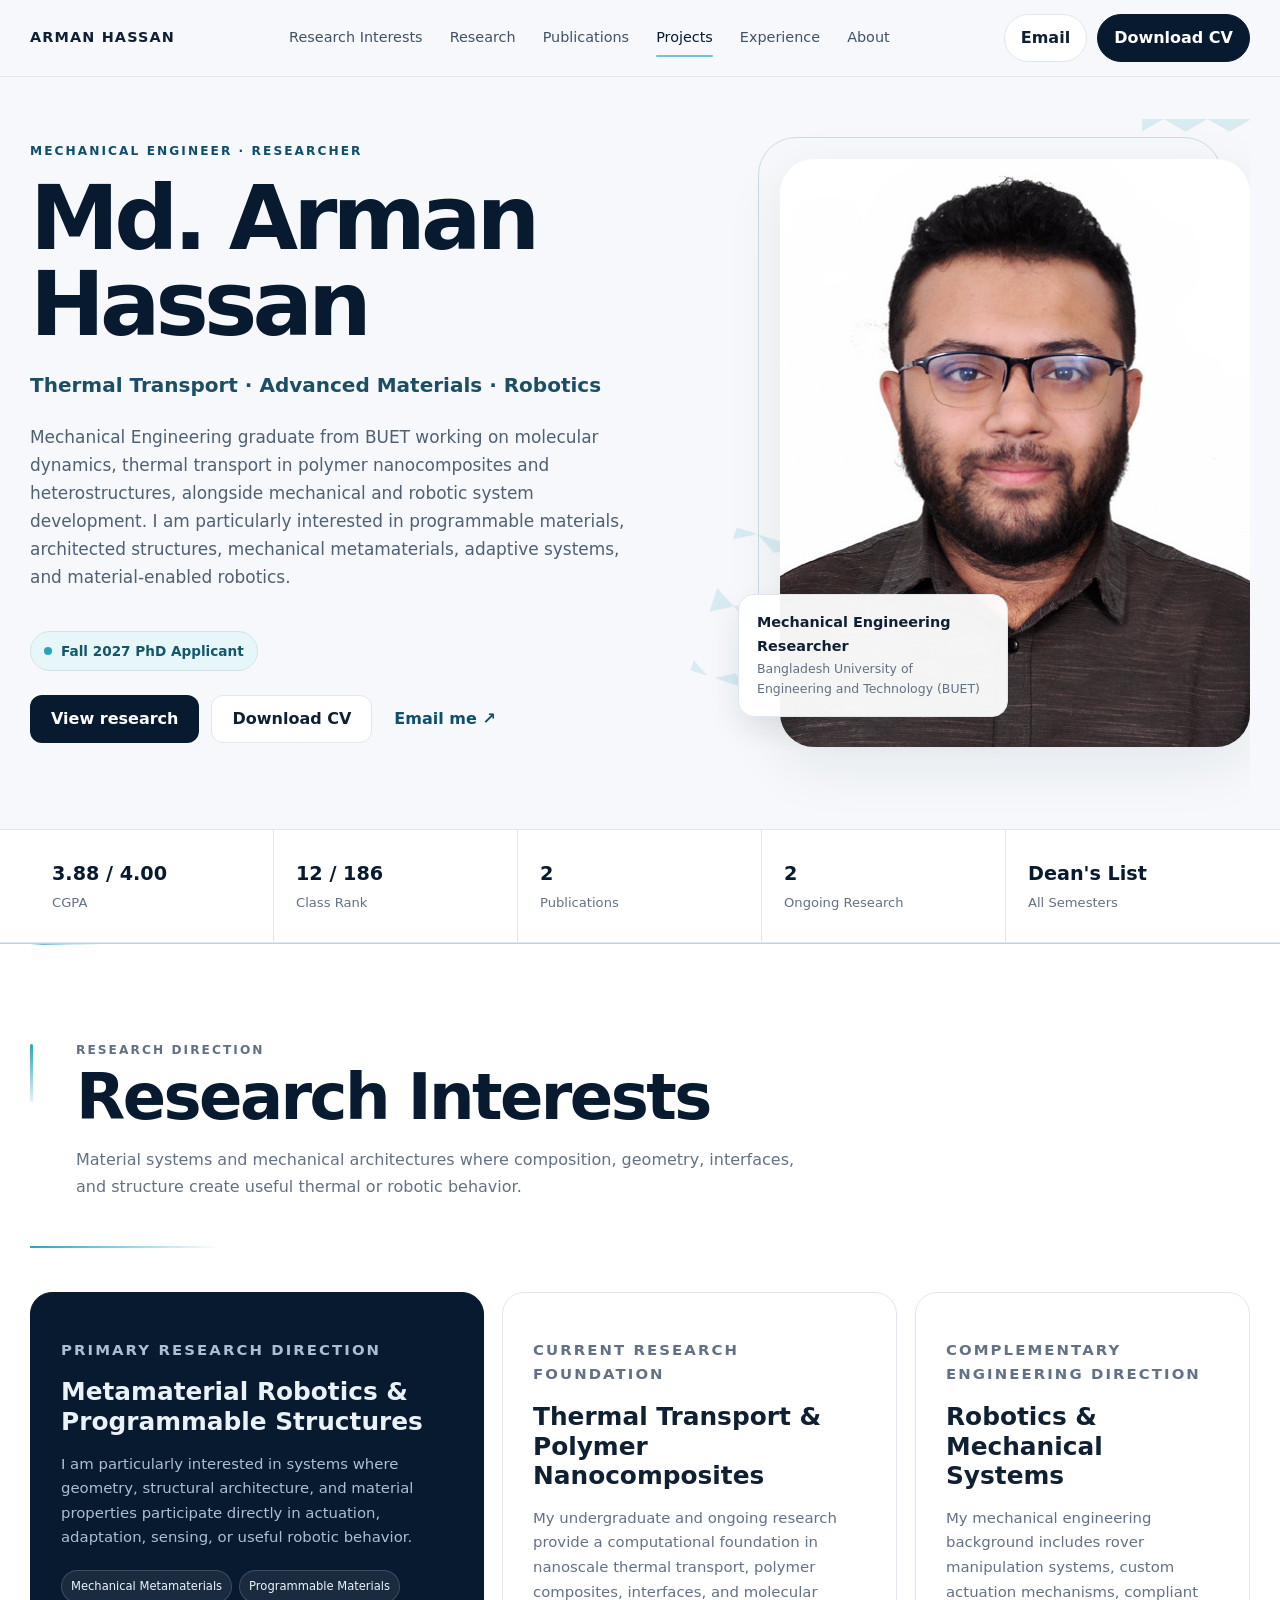
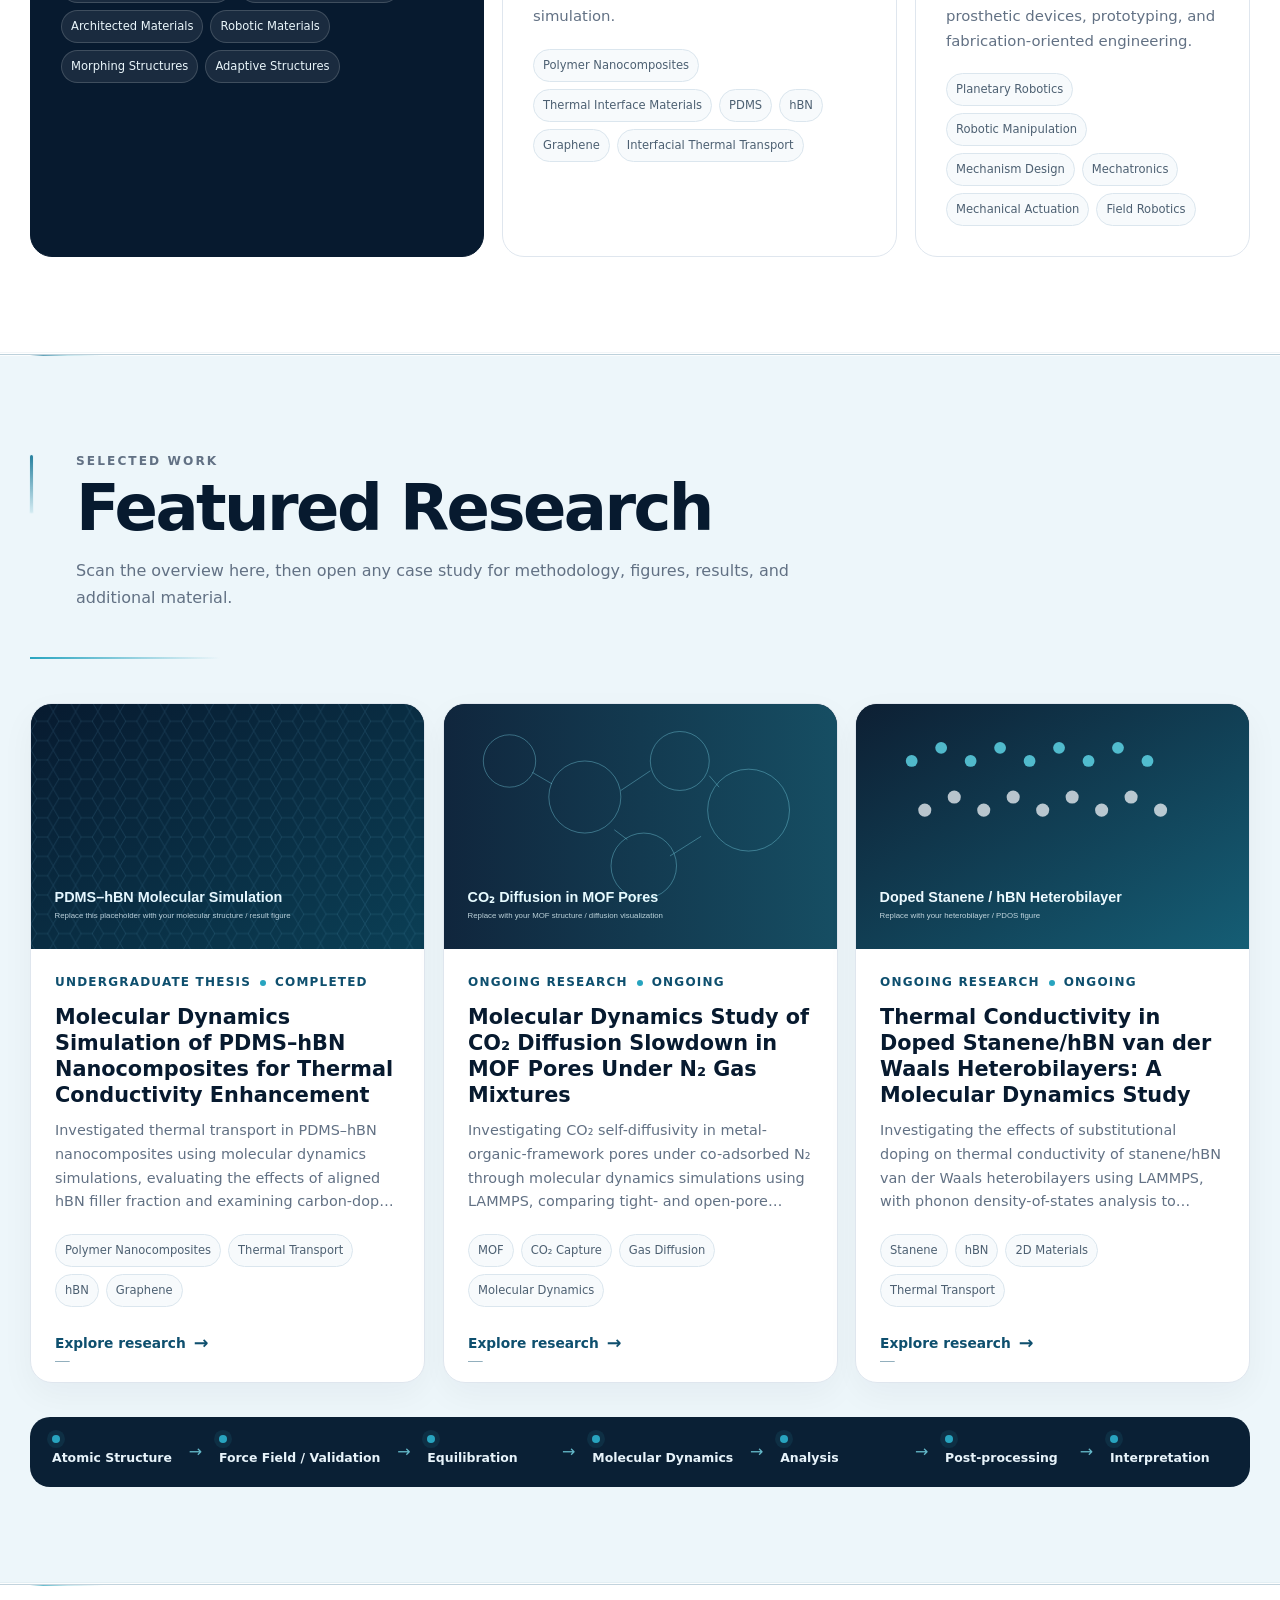
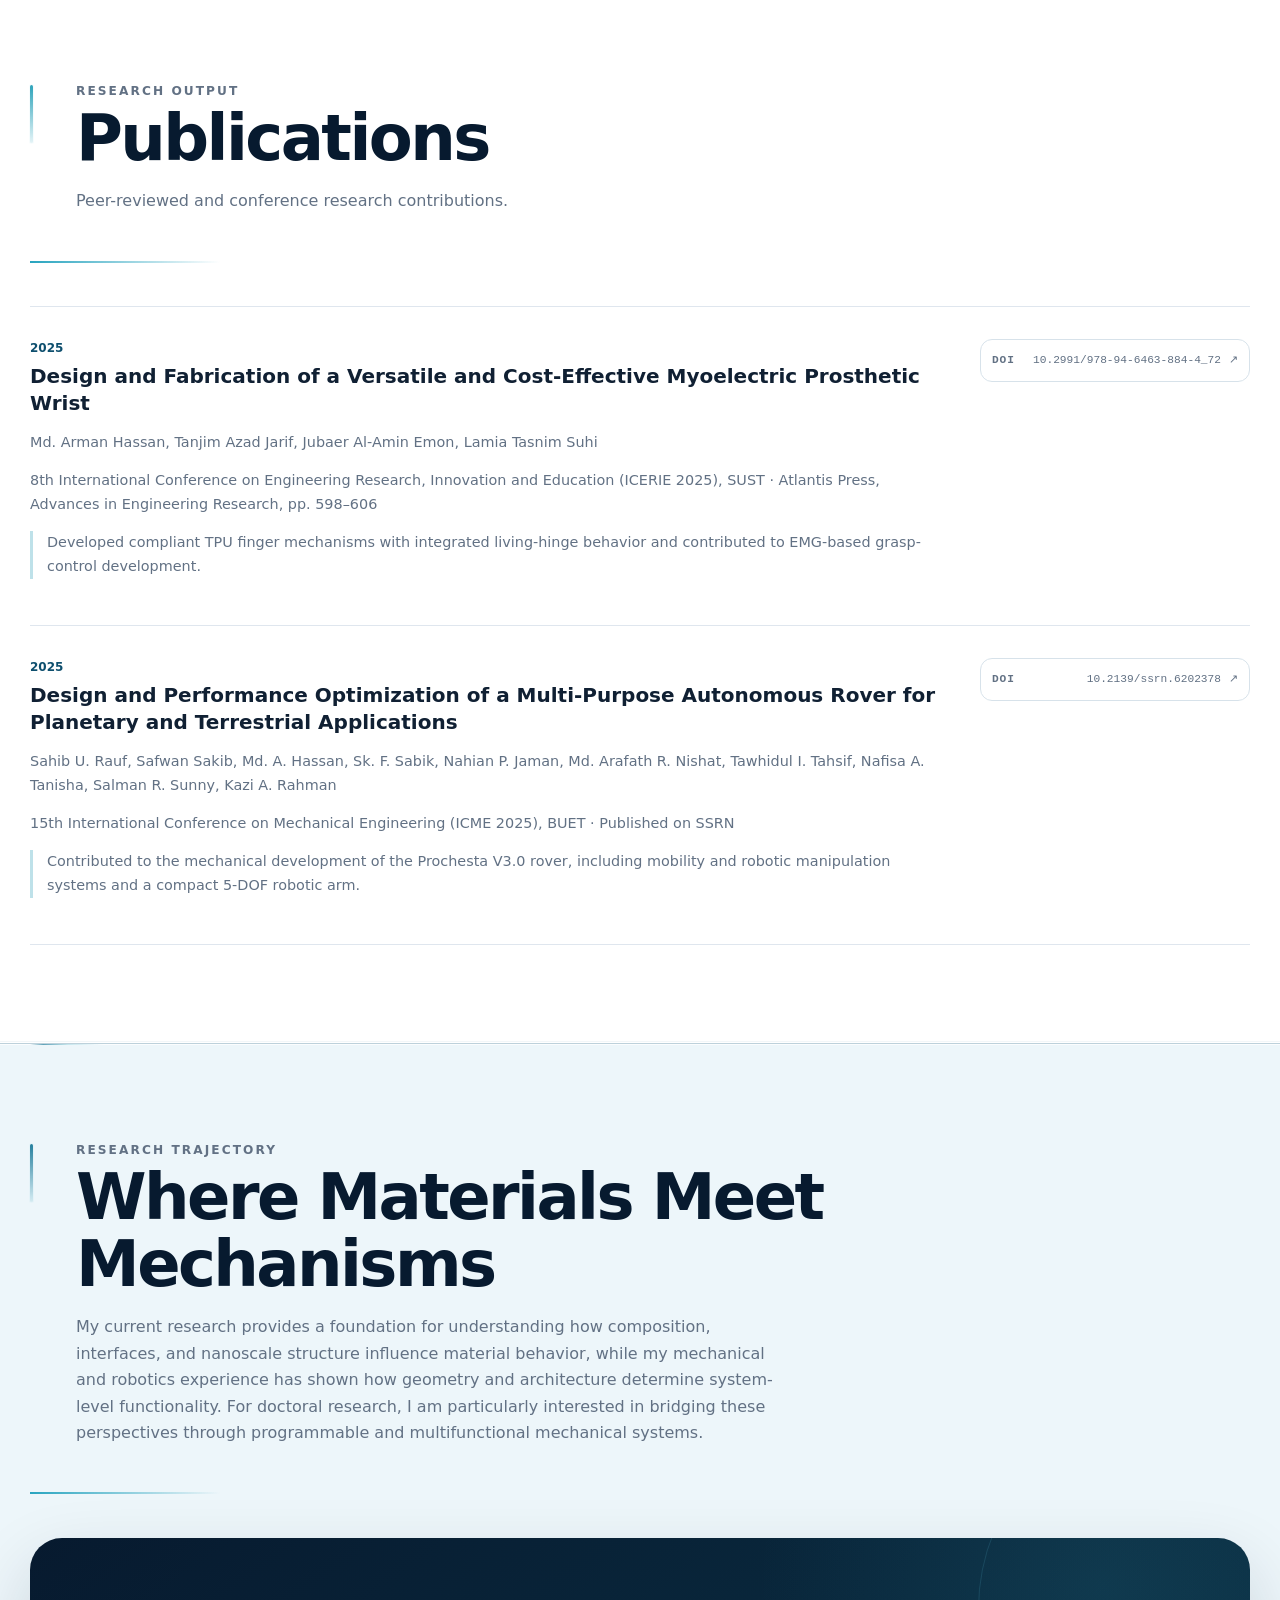
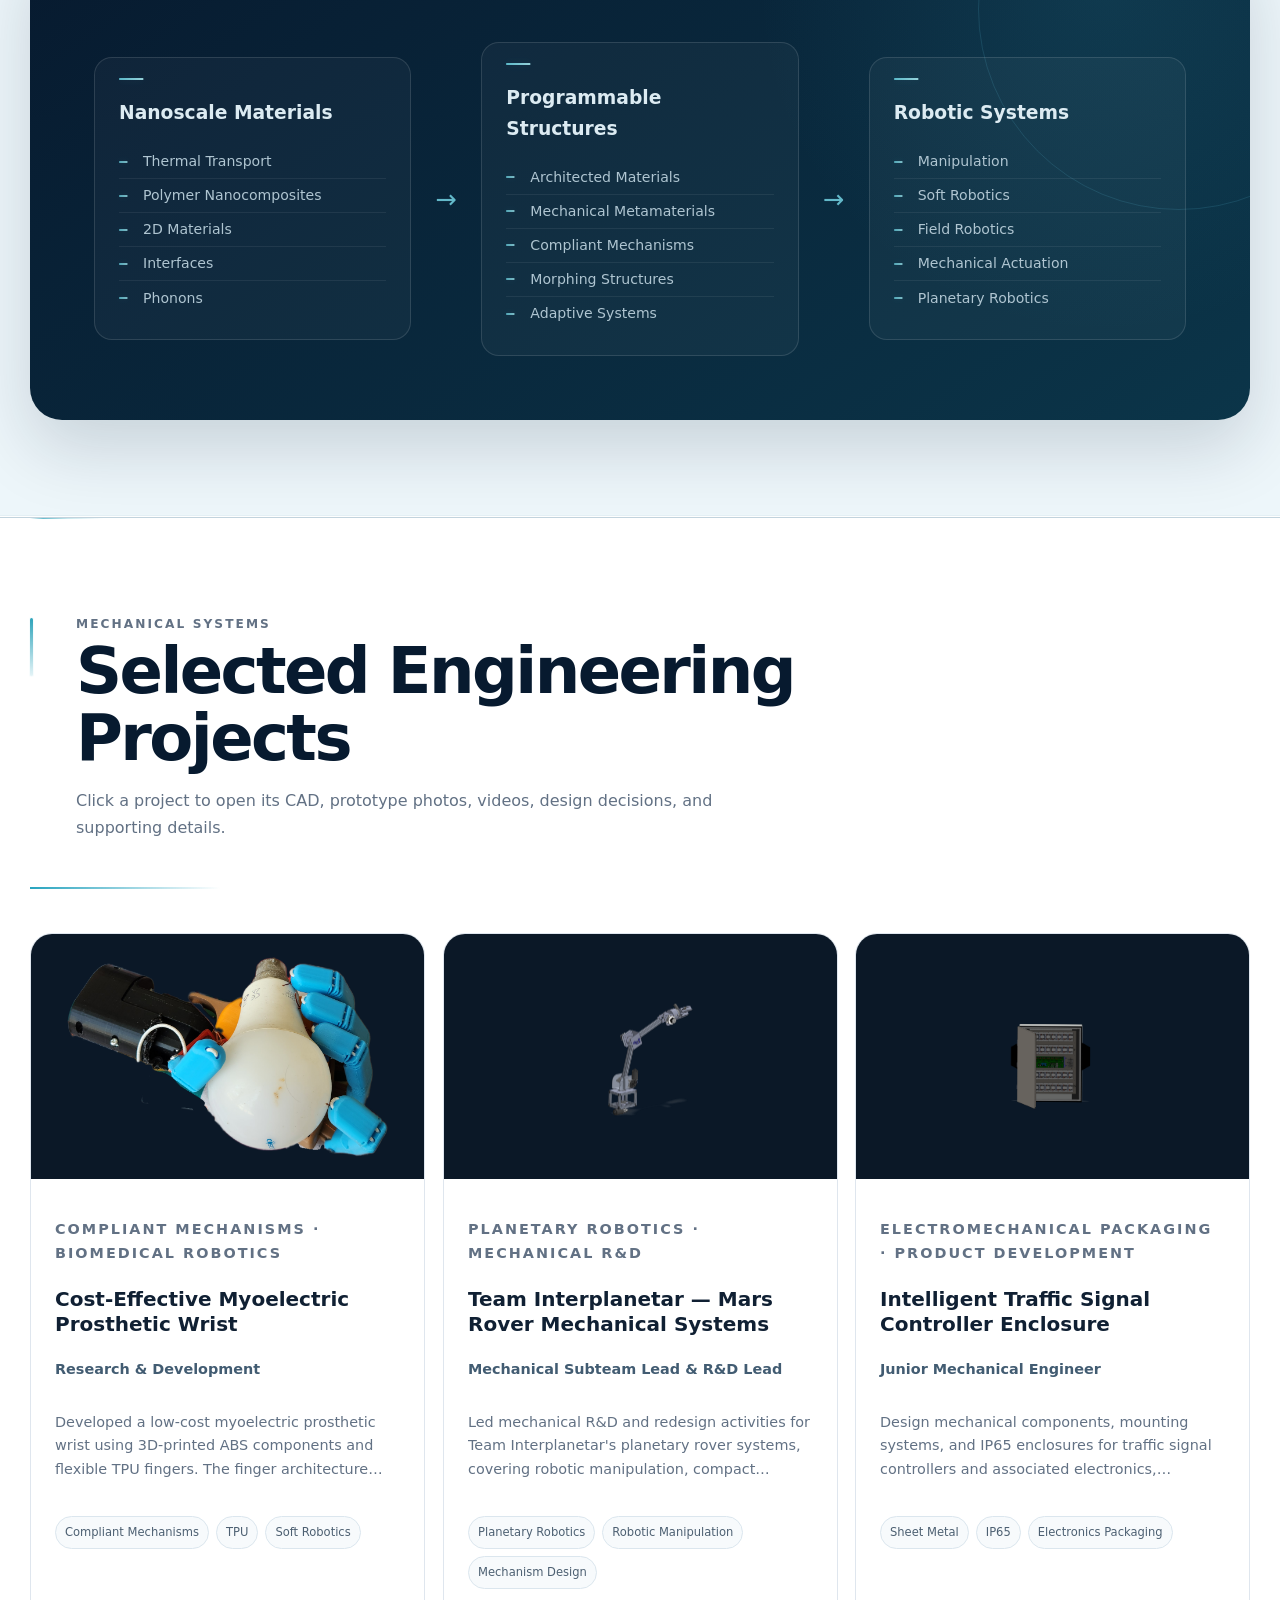
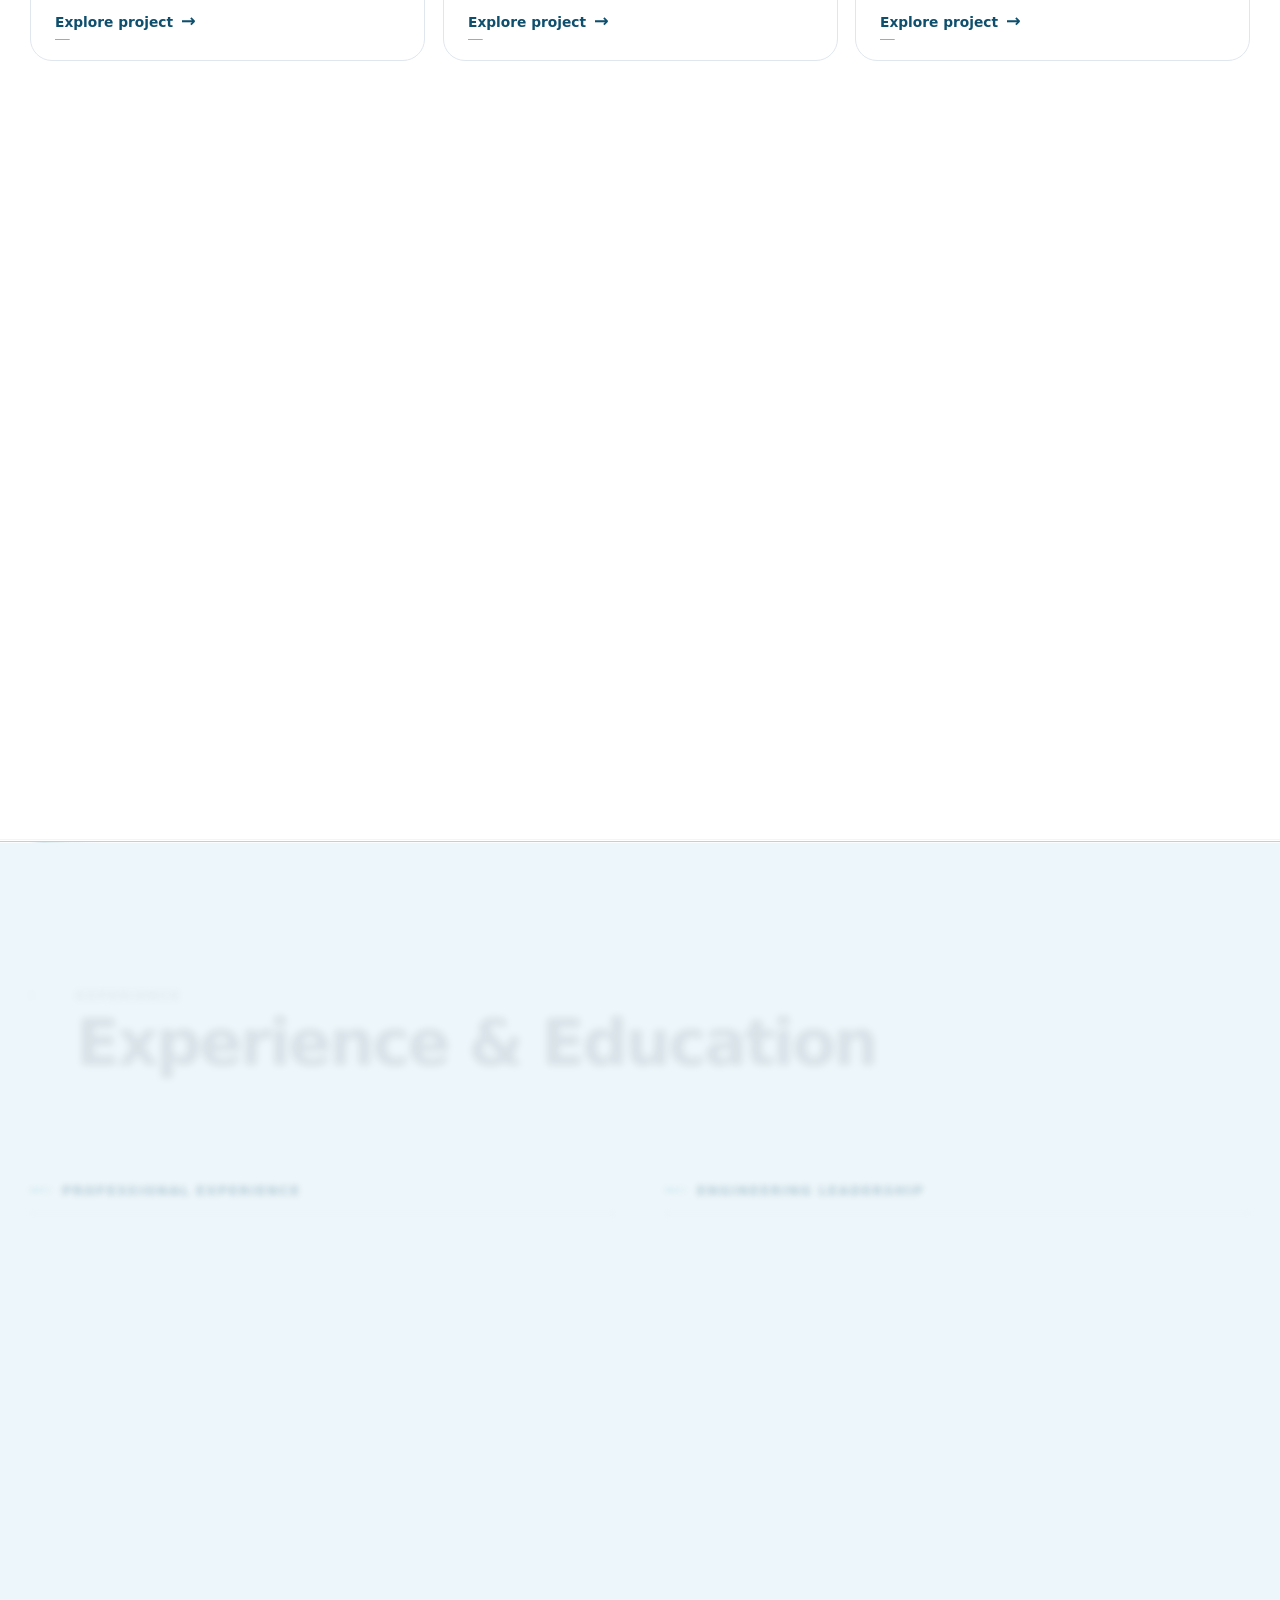
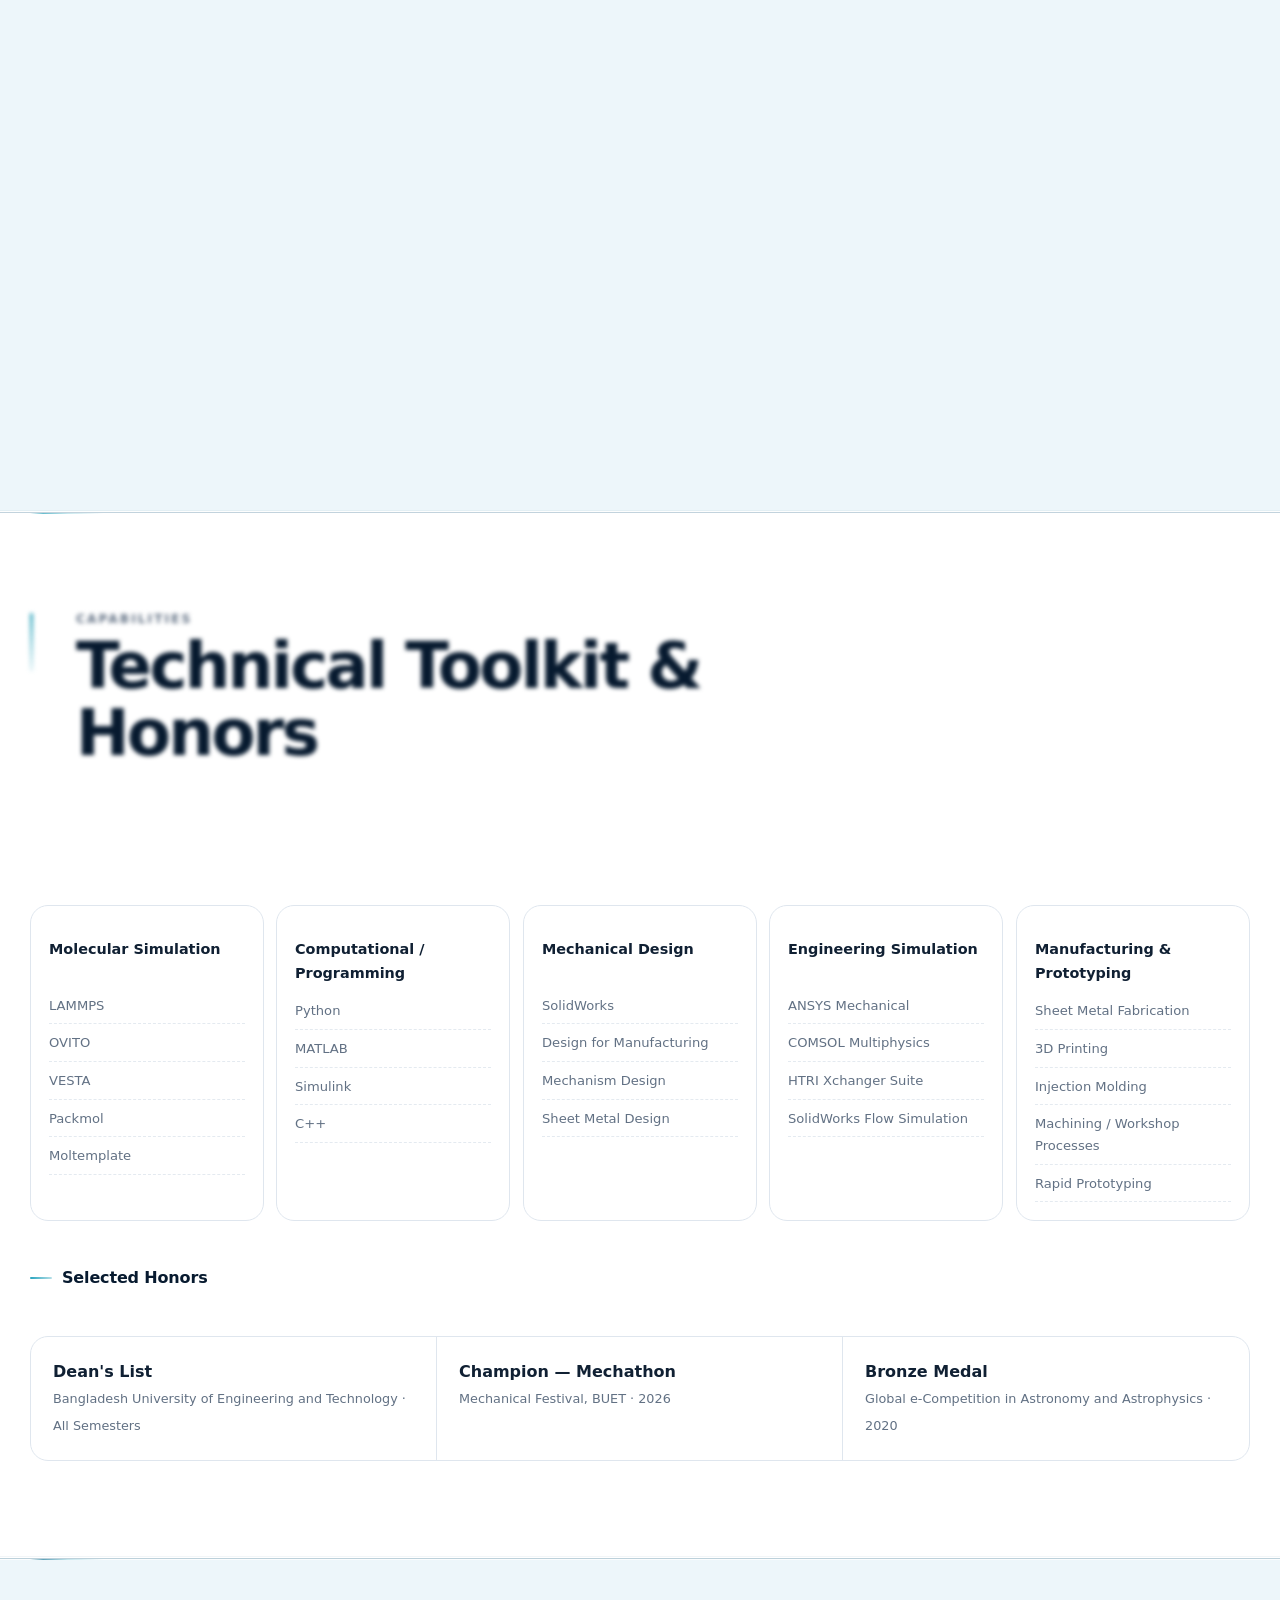
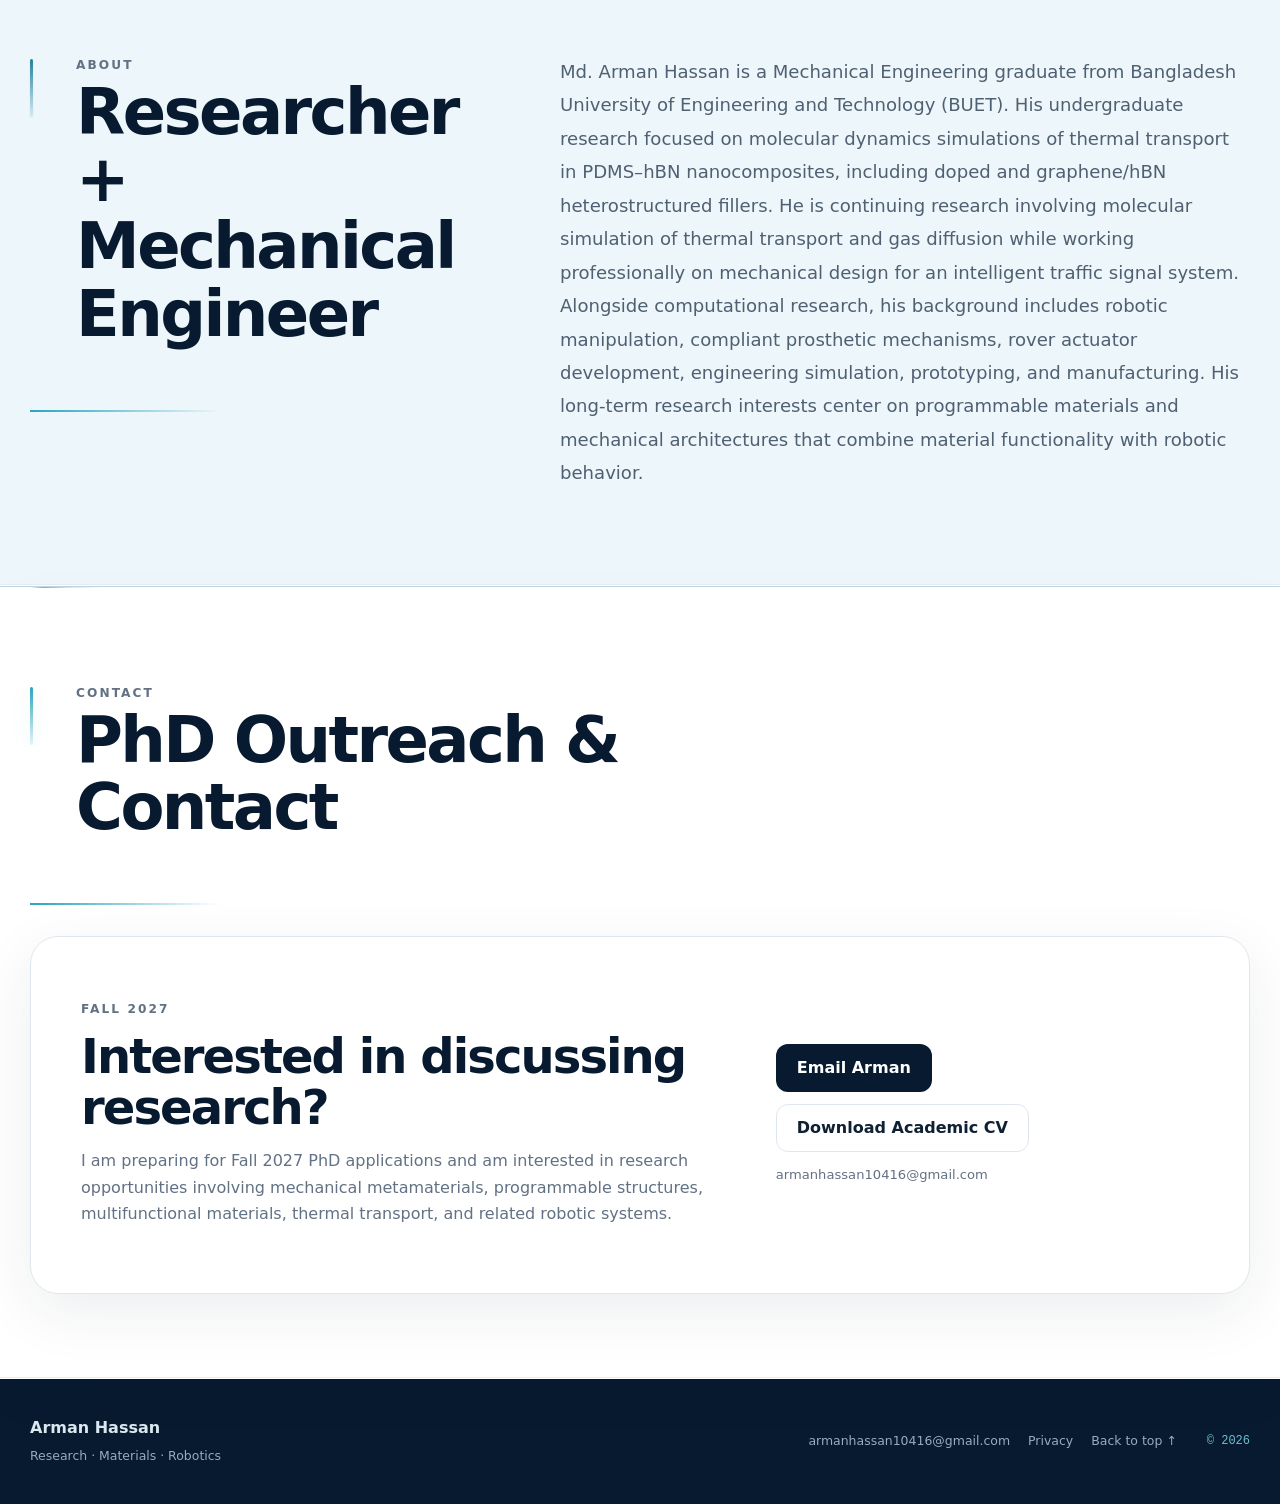
<file: index.html>
<!doctype html>
<html lang="en">
<head>
  <meta charset="utf-8">
  <meta name="viewport" content="width=device-width, initial-scale=1">
  <meta name="description" content="Mechanical Engineering researcher portfolio">
  <meta name="theme-color" content="#071a2f">
  <meta property="og:title" content="Md. Arman Hassan | Mechanical Engineering Researcher">
  <meta property="og:description" content="Research portfolio in thermal transport, advanced materials, programmable structures, and robotics.">
  <meta property="og:type" content="website">
  <title>Md. Arman Hassan | Mechanical Engineering Researcher</title>
  <link rel="stylesheet" href="css/style.css?v=20260910-clean-bridge-icons-v1">
</head>
<body>
  <header class="nav">
    <div class="container nav-inner">
      <a class="brand" href="#top">ARMAN HASSAN</a>
      <button id="menu-toggle" class="menu-toggle" aria-label="Toggle menu" aria-expanded="false">☰</button>
      <nav id="nav-links" class="nav-links" aria-label="Primary navigation">
        <a href="#research-interests">Research Interests</a>
        <a href="#research">Research</a>
        <a href="#publications">Publications</a>
        <a href="#projects">Projects</a>
        <a href="#experience">Experience</a>
        <a href="#about">About</a>
      </nav>
      <div class="nav-actions">
        <a id="nav-email" class="nav-btn" data-location="navbar" href="#">Email</a>
        <a id="nav-cv" class="nav-btn primary cv-link" data-location="navbar" href="#" target="_blank">Download CV</a>
      </div>
    </div>
  </header>

  <main id="top">
    <section class="container hero" id="hero"></section>
    <div class="stats-wrap"><div class="container stats" id="stats"></div></div>

    <section class="section portfolio-section section-surface-white">
      <div class="container" id="research-interests"></div>
    </section>

    <section class="section portfolio-section section-surface-blue">
      <div class="container" id="research"></div>
    </section>

    <section class="section portfolio-section section-surface-white">
      <div class="container" id="publications"></div>
    </section>

    <section class="section portfolio-section section-surface-blue">
      <div class="container" id="bridge"></div>
    </section>

    <section class="section portfolio-section section-surface-white">
      <div class="container" id="projects"></div>
    </section>

    <section class="section portfolio-section section-surface-blue">
      <div class="container" id="experience"></div>
    </section>

    <section class="section portfolio-section section-surface-white">
      <div class="container" id="skills"></div>
      <div class="container" id="honors"></div>
    </section>

    <section class="section portfolio-section section-surface-blue">
      <div class="container" id="about"></div>
    </section>

    <section class="section portfolio-section section-surface-white portfolio-section-contact">
      <div class="container" id="contact"></div>
    </section>
  </main>

  <footer class="footer">
    <div class="container footer-inner">
      <div><strong id="footer-name">Arman Hassan</strong><span>Research · Materials · Robotics</span></div>
      <div class="footer-links"><a id="footer-email" href="#">Email</a><a href="privacy.html">Privacy</a><a href="#top">Back to top ↑</a></div>
      <div class="footer-mark">© 2026</div>
    </div>
  </footer>

  <script src="js/portfolio-data.js?v=20260910-alt-sections-clean-v1"></script>
  <script src="js/analytics.js?v=20260910-alt-sections-clean-v1"></script>
  <script src="js/app.js?v=20260910-clean-bridge-icons-v1"></script>
</body>
</html>
</file>
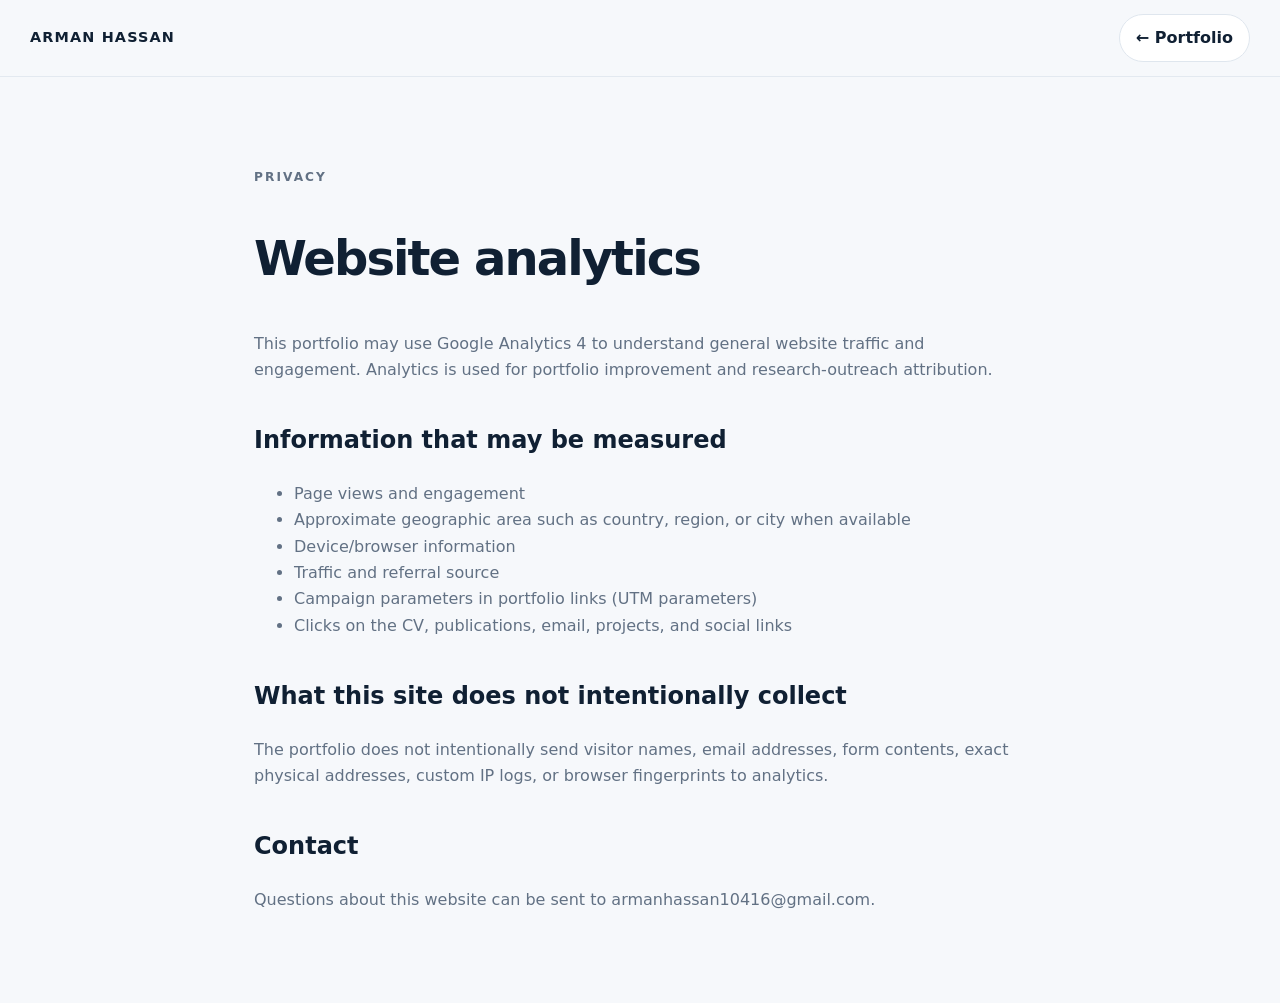
<file: privacy.html>
<!doctype html>
<html lang="en">
<head>
  <meta charset="utf-8"><meta name="viewport" content="width=device-width, initial-scale=1">
  <title>Privacy | Md. Arman Hassan</title><link rel="stylesheet" href="css/style.css">
</head>
<body>
  <header class="nav"><div class="container nav-inner"><a class="brand" href="index.html">ARMAN HASSAN</a><a class="nav-btn" href="index.html">← Portfolio</a></div></header>
  <main class="privacy-main">
    <p class="eyebrow">Privacy</p><h1>Website analytics</h1>
    <p>This portfolio may use Google Analytics 4 to understand general website traffic and engagement. Analytics is used for portfolio improvement and research-outreach attribution.</p>
    <h2>Information that may be measured</h2>
    <ul><li>Page views and engagement</li><li>Approximate geographic area such as country, region, or city when available</li><li>Device/browser information</li><li>Traffic and referral source</li><li>Campaign parameters in portfolio links (UTM parameters)</li><li>Clicks on the CV, publications, email, projects, and social links</li></ul>
    <h2>What this site does not intentionally collect</h2>
    <p>The portfolio does not intentionally send visitor names, email addresses, form contents, exact physical addresses, custom IP logs, or browser fingerprints to analytics.</p>
    <h2>Contact</h2><p>Questions about this website can be sent to <a href="mailto:armanhassan10416@gmail.com">armanhassan10416@gmail.com</a>.</p>
  </main>
</body>
</html>
</file>
<file: css/style.css>
/* CLEAN BRIDGE ICON STYLE BUILD: 20260910-clean-bridge-icons-v1 */
/* FINAL SECTION + BULLET POLISH BUILD: 20260910-alt-sections-clean-v1 */
/* STRONG SECTION TRANSITION STYLE BUILD: 20260910-section-transitions-v2 */
/* PROFESSIONAL NO-NUMBERING STYLE BUILD: 20260910-professional-no-numbers */
/* PORTFOLIO STYLE BUILD: 20260910-final2 */
:root {
  --bg: #f6f8fb;
  --surface: #ffffff;
  --ink: #102033;
  --muted: #627184;
  --line: #dfe6ee;
  --navy: #071a2f;
  --blue: #0e4f6e;
  --cyan: #28a4bf;
  --cyan-soft: #e7f6f9;
  --radius: 22px;
  --shadow: 0 18px 60px rgba(16, 32, 51, .08);
  --max: 1220px;
}
*{box-sizing:border-box} html{scroll-behavior:smooth} body{margin:0;background:var(--bg);color:var(--ink);font-family:Inter,ui-sans-serif,system-ui,-apple-system,BlinkMacSystemFont,"Segoe UI",sans-serif;line-height:1.65;-webkit-font-smoothing:antialiased} a{color:inherit;text-decoration:none} img{display:block;max-width:100%} button{font:inherit} .container{width:min(var(--max),calc(100% - 40px));margin:auto}.section{padding:96px 0}.section-alt{background:#edf2f7}.eyebrow{font-size:.76rem;letter-spacing:.17em;text-transform:uppercase;font-weight:800;color:var(--blue)}
.nav{position:sticky;top:0;z-index:50;background:rgba(246,248,251,.84);backdrop-filter:blur(18px);border-bottom:1px solid rgba(223,230,238,.8)}.nav-inner{height:76px;display:flex;align-items:center;justify-content:space-between;gap:24px}.brand{font-weight:900;letter-spacing:.08em;font-size:.9rem}.nav-links{display:flex;align-items:center;gap:27px;font-size:.9rem;color:#415266}.nav-links a:hover{color:var(--navy)}.nav-actions{display:flex;gap:10px}.menu-toggle{display:none;border:0;background:none;font-size:1.35rem;cursor:pointer}.nav-btn{padding:10px 16px;border:1px solid var(--line);border-radius:999px;font-weight:700;background:#fff}.nav-btn.primary{background:var(--navy);color:#fff;border-color:var(--navy)}
.hero{min-height:720px;display:grid;grid-template-columns:1.08fr .92fr;gap:80px;align-items:center;padding-top:64px;padding-bottom:64px;position:relative;overflow:hidden}.hero::before{content:"";position:absolute;width:520px;height:520px;border-radius:50%;background:radial-gradient(circle,rgba(40,164,191,.12),transparent 68%);right:-180px;top:60px;pointer-events:none}.hero-copy h1{font-size:clamp(3.5rem,7vw,6.4rem);line-height:.96;letter-spacing:-.055em;margin:14px 0 22px;color:var(--navy);max-width:800px}.hero-kicker{font-size:1.25rem;font-weight:750;color:#1c4e66;margin:0 0 22px}.hero-text{max-width:720px;color:#506073;font-size:1.06rem}.phd-chip{display:inline-flex;align-items:center;gap:9px;margin:22px 0 24px;font-size:.85rem;font-weight:800;border:1px solid #cde4e9;background:var(--cyan-soft);padding:8px 13px;border-radius:999px;color:#15566a}.phd-chip span{width:8px;height:8px;border-radius:50%;background:var(--cyan)}.hero-actions{display:flex;align-items:center;flex-wrap:wrap;gap:12px}.btn{display:inline-flex;align-items:center;justify-content:center;min-height:48px;padding:0 20px;border-radius:12px;font-weight:800;border:1px solid transparent;transition:.2s ease}.btn-primary{background:var(--navy);color:#fff}.btn-primary:hover{transform:translateY(-2px);box-shadow:0 12px 30px rgba(7,26,47,.18)}.btn-secondary{background:#fff;border-color:var(--line)}.btn-secondary:hover{border-color:#9fb5c6}.btn-small{min-height:40px;padding:0 14px;font-size:.85rem}.text-link{font-weight:800;color:var(--blue);padding:10px}.social-row{display:flex;gap:9px;margin-top:22px}.social-link{width:38px;height:38px;border:1px solid var(--line);border-radius:50%;display:grid;place-items:center;background:#fff;font-size:.75rem;font-weight:900}.portrait-shell{position:relative;max-width:470px;margin-left:auto}.portrait{width:100%;aspect-ratio:4/5;object-fit:cover;object-position:center 20%;border-radius:34px;box-shadow:var(--shadow);filter:saturate(.88)}.portrait-shell::before{content:"";position:absolute;inset:-22px 28px 30px -22px;border:1px solid #c7dde5;border-radius:38px;z-index:-1}.portrait-caption{position:absolute;left:-42px;bottom:30px;background:rgba(255,255,255,.95);border:1px solid var(--line);border-radius:16px;padding:16px 18px;box-shadow:0 12px 32px rgba(16,32,51,.1);display:flex;flex-direction:column;max-width:270px}.portrait-caption strong{font-size:.9rem}.portrait-caption span{font-size:.78rem;color:var(--muted)}.lattice{position:absolute;width:150px;height:150px;background-image:linear-gradient(30deg,rgba(40,164,191,.15) 12%,transparent 12.5%,transparent 87%,rgba(40,164,191,.15) 87.5%),linear-gradient(150deg,rgba(40,164,191,.15) 12%,transparent 12.5%,transparent 87%,rgba(40,164,191,.15) 87.5%);background-size:44px 76px;z-index:-1}.lattice-a{right:-42px;top:-40px}.lattice-b{left:-70px;bottom:50px;transform:rotate(18deg)}
.stats-wrap{border-top:1px solid var(--line);border-bottom:1px solid var(--line);background:#fff}.stats{display:grid;grid-template-columns:repeat(5,1fr)}.stat{padding:28px 22px;border-right:1px solid var(--line)}.stat:last-child{border-right:0}.stat strong{display:block;font-size:1.2rem;color:var(--navy)}.stat span{display:block;font-size:.82rem;color:var(--muted);margin-top:2px}.section-head{display:grid;grid-template-columns:60px minmax(0,760px);gap:20px;margin-bottom:44px}.section-index{font-family:ui-monospace,SFMono-Regular,Menlo,monospace;color:#90a3b4;font-size:.82rem;padding-top:8px}.section-head h2,.bridge-box h2,.contact-card h2{font-size:clamp(2.2rem,5vw,4rem);line-height:1.05;letter-spacing:-.04em;margin:4px 0 16px;color:var(--navy)}.section-head p{margin:0;color:var(--muted);max-width:720px}
.interest-grid{display:grid;grid-template-columns:1.15fr 1fr .85fr;gap:18px}.interest-card{background:#fff;border:1px solid var(--line);border-radius:var(--radius);padding:30px;position:relative;min-height:360px}.interest-card.primary{background:var(--navy);color:#eaf2f7;border-color:var(--navy)}.interest-card.primary .micro-label,.interest-card.primary p{color:#a9c0d2}.interest-card.primary .tag{background:rgba(255,255,255,.08);border-color:rgba(255,255,255,.16);color:#eaf6fb}.interest-card h3{font-size:1.55rem;line-height:1.2;margin:10px 0 14px}.interest-card p{font-size:.93rem;color:var(--muted)}.card-number{position:absolute;right:24px;top:20px;font-family:ui-monospace,monospace;color:#9eb1c2;font-size:.8rem}.micro-label{font-size:.7rem;text-transform:uppercase;letter-spacing:.14em;font-weight:850;color:var(--blue)}.tag-row{display:flex;flex-wrap:wrap;gap:7px;margin-top:20px}.tag{font-size:.72rem;padding:6px 9px;border-radius:999px;border:1px solid #dbe6ee;background:#f7fafc;color:#4d6072}
.research-list{display:grid;gap:28px}.research-card{display:grid;grid-template-columns:1.02fr .98fr;background:#fff;border:1px solid var(--line);border-radius:26px;overflow:hidden;box-shadow:0 14px 40px rgba(16,32,51,.045)}.research-card:nth-child(even){grid-template-columns:.98fr 1.02fr}.research-card:nth-child(even) .research-image-wrap{order:2}.research-image-wrap{min-height:380px;background:#0e2638;overflow:hidden}.research-image{width:100%;height:100%;object-fit:cover;transition:transform .4s ease}.research-card:hover .research-image{transform:scale(1.018)}.research-content{padding:42px}.research-content h3{font-size:1.8rem;line-height:1.18;margin:12px 0 8px;color:var(--navy)}.project-meta{display:flex;align-items:center;gap:9px;font-size:.75rem;text-transform:uppercase;letter-spacing:.1em;font-weight:800;color:var(--blue)}.status-dot{width:6px;height:6px;border-radius:50%;background:var(--cyan)}.institution{font-weight:800;color:#41566b}.supervisor{font-size:.85rem;color:var(--muted)}.method-line{margin-top:22px;padding-top:18px;border-top:1px solid var(--line);display:flex;gap:12px;font-size:.82rem;color:var(--muted)}.method-line strong{color:var(--ink)}.workflow{display:flex;align-items:center;justify-content:space-between;gap:8px;margin-top:34px;background:#0a2035;color:#e7f3fa;border-radius:20px;padding:18px 22px;overflow-x:auto}.workflow-step{min-width:118px}.workflow-step span{display:block;font-size:.68rem;color:#6fb7c9;font-family:ui-monospace,monospace}.workflow-step strong{display:block;font-size:.78rem;margin-top:5px}.workflow-arrow{color:#64b8c9}
.publication-list{border-top:1px solid var(--line)}.publication{display:grid;grid-template-columns:64px 1fr 170px;gap:24px;padding:32px 0;border-bottom:1px solid var(--line)}.publication-number{font-family:ui-monospace,monospace;color:#92a4b5}.publication-main h3{font-size:1.25rem;line-height:1.35;margin:4px 0 8px}.publication-year{font-size:.75rem;font-weight:800;color:var(--blue)}.authors,.publication-main p{color:var(--muted);font-size:.9rem}.contribution{padding-left:14px;border-left:3px solid #bee1e9}.publication-action{display:flex;flex-direction:column;align-items:flex-end;gap:8px}.publication-action span{font-family:ui-monospace,monospace;font-size:.7rem;color:var(--muted);text-align:right}
.bridge-box{background:linear-gradient(145deg,#071a2f,#0b3549);color:#dcebf2;border-radius:32px;padding:64px;position:relative;overflow:hidden}.bridge-box::after{content:"";position:absolute;width:400px;height:400px;border:1px solid rgba(99,205,230,.14);border-radius:50%;right:-130px;top:-130px}.bridge-box h2{color:#fff}.bridge-box .eyebrow{color:#70c8d8}.bridge-intro{max-width:900px;color:#abc2cf}.bridge-stages{display:grid;grid-template-columns:1fr 50px 1fr 50px 1fr;gap:10px;align-items:center;margin-top:40px}.bridge-stage{border:1px solid rgba(255,255,255,.12);border-radius:18px;padding:24px;background:rgba(255,255,255,.035)}.bridge-stage h3{margin:10px 0}.bridge-stage ul{margin:0;padding-left:18px;color:#a9c0ce;font-size:.88rem}.bridge-icon{font-family:ui-monospace,monospace;color:#76c6d6;font-size:.75rem}.bridge-arrow{text-align:center;font-size:1.6rem;color:#63b9ca}
.project-grid{display:grid;grid-template-columns:repeat(3,1fr);gap:18px}.project-card{background:#fff;border:1px solid var(--line);border-radius:22px;overflow:hidden;transition:.22s ease}.project-card:hover{transform:translateY(-4px);box-shadow:0 16px 40px rgba(16,32,51,.08)}.project-featured{grid-column:span 2}.project-image-wrap{aspect-ratio:16/10;background:#0b1827;overflow:hidden}.project-featured .project-image-wrap{aspect-ratio:16/8}.project-image{width:100%;height:100%;object-fit:contain;padding:16px;transition:.3s ease}.project-card:hover .project-image{transform:scale(1.025)}.project-body{padding:24px}.project-body h3{font-size:1.25rem;line-height:1.25;margin:7px 0}.project-body p{font-size:.9rem;color:var(--muted)}.role{font-weight:800;color:#425c72!important}
.experience-grid{display:grid;grid-template-columns:1fr 1fr;gap:50px}.experience-label{font-size:.8rem;text-transform:uppercase;letter-spacing:.12em;color:var(--blue);border-bottom:1px solid var(--line);padding-bottom:12px}.timeline-item{display:grid;grid-template-columns:18px 1fr;gap:12px;position:relative;padding:22px 0;border-bottom:1px solid var(--line)}.timeline-dot{width:9px;height:9px;border-radius:50%;background:var(--cyan);margin-top:9px}.timeline-item h3{margin:0 0 2px}.timeline-item p{color:var(--muted);font-size:.91rem}.period{font-family:ui-monospace,monospace!important;font-size:.72rem!important;color:var(--blue)!important}.education-card{margin-top:50px;background:#fff;border:1px solid var(--line);border-radius:22px;padding:32px;display:grid;grid-template-columns:1fr 1fr;gap:30px}.education-card h3{font-size:1.5rem;margin:6px 0}.education-thesis{color:var(--muted)}.education-metrics{display:grid;grid-template-columns:repeat(3,1fr);gap:10px}.education-metrics div{border-left:1px solid var(--line);padding-left:16px}.education-metrics strong{display:block}.education-metrics span{font-size:.75rem;color:var(--muted)}
.skills-grid{display:grid;grid-template-columns:repeat(5,1fr);gap:12px}.skill-card{background:#fff;border:1px solid var(--line);border-radius:18px;padding:22px}.skill-card h3{font-size:.9rem;min-height:42px}.skill-list{display:flex;flex-direction:column;gap:8px}.skill-list span{font-size:.82rem;color:var(--muted);padding-bottom:7px;border-bottom:1px dashed #e4eaf0}.honors-strip{margin-top:50px;display:grid;grid-template-columns:repeat(3,1fr);border:1px solid var(--line);border-radius:18px;overflow:hidden;background:#fff}.honors-strip div{padding:22px;border-right:1px solid var(--line)}.honors-strip div:last-child{border-right:0}.honors-strip strong{display:block}.honors-strip span{font-size:.8rem;color:var(--muted)}
.about-grid{display:grid;grid-template-columns:.8fr 1.2fr;gap:70px;align-items:start}.about-grid .section-head{grid-template-columns:50px 1fr;margin:0}.about-copy{font-size:1.13rem;line-height:1.85;color:#4f6072;margin:0}.contact-card{display:grid;grid-template-columns:1.2fr .8fr;gap:60px;background:#fff;border:1px solid var(--line);border-radius:28px;padding:50px;box-shadow:var(--shadow)}.contact-card h2{font-size:3rem}.contact-card p{color:var(--muted)}.contact-actions{display:flex;flex-direction:column;align-items:flex-start;gap:12px;justify-content:center}.contact-actions span{font-size:.82rem;color:var(--muted)}
.footer{background:#071a2f;color:#dce8ef;padding:36px 0}.footer-inner{display:grid;grid-template-columns:1fr auto auto;gap:30px;align-items:center}.footer strong{display:block}.footer span,.footer a{font-size:.78rem;color:#95adbd}.footer a:hover{color:#fff}.footer-links{display:flex;gap:18px}.footer-mark{font-family:ui-monospace,monospace;color:#70bfd0;font-size:.75rem}
.reveal{opacity:0;transform:translateY(16px);transition:opacity .55s ease,transform .55s ease}.reveal.visible{opacity:1;transform:none}
.privacy-main{max-width:820px;margin:90px auto;padding:0 24px}.privacy-main h1{font-size:3rem;letter-spacing:-.04em}.privacy-main h2{margin-top:38px}.privacy-main p,.privacy-main li{color:var(--muted)}
@media (max-width:1020px){.hero{grid-template-columns:1fr .72fr;gap:36px}.hero-copy h1{font-size:4.4rem}.interest-grid{grid-template-columns:1fr 1fr}.interest-card.support{grid-column:span 2}.project-grid{grid-template-columns:1fr 1fr}.skills-grid{grid-template-columns:repeat(3,1fr)}.bridge-box{padding:44px}.bridge-stages{grid-template-columns:1fr}.bridge-arrow{transform:rotate(90deg)}.publication{grid-template-columns:46px 1fr}.publication-action{grid-column:2;align-items:flex-start}.experience-grid{gap:28px}.education-card{grid-template-columns:1fr}.about-grid{grid-template-columns:1fr}.contact-card{grid-template-columns:1fr}}
@media (max-width:760px){.container{width:min(100% - 26px,var(--max))}.section{padding:68px 0}.nav-inner{height:68px}.nav-actions{display:none}.menu-toggle{display:block}.nav-links{position:absolute;left:13px;right:13px;top:72px;display:none;flex-direction:column;align-items:stretch;background:#fff;padding:18px;border:1px solid var(--line);border-radius:16px;box-shadow:var(--shadow)}.nav-links.open{display:flex}.hero{grid-template-columns:1fr;padding-top:48px;min-height:0}.hero-copy h1{font-size:3.3rem}.hero-visual{order:-1}.portrait-shell{max-width:310px;margin:auto}.portrait-caption{left:-4px;right:-4px;bottom:-24px;max-width:none}.stats{grid-template-columns:repeat(2,1fr)}.stat{border-bottom:1px solid var(--line)}.stat:nth-child(even){border-right:0}.section-head{grid-template-columns:1fr;gap:4px}.section-index{display:none}.interest-grid{grid-template-columns:1fr}.interest-card.support{grid-column:auto}.research-card,.research-card:nth-child(even){grid-template-columns:1fr}.research-card:nth-child(even) .research-image-wrap{order:0}.research-image-wrap{min-height:260px}.research-content{padding:26px}.workflow{align-items:flex-start}.publication{grid-template-columns:1fr}.publication-number{display:none}.publication-action{grid-column:auto}.bridge-box{padding:30px 22px}.project-grid{grid-template-columns:1fr}.project-featured{grid-column:auto}.experience-grid{grid-template-columns:1fr}.education-metrics{grid-template-columns:1fr}.skills-grid{grid-template-columns:1fr 1fr}.honors-strip{grid-template-columns:1fr}.honors-strip div{border-right:0;border-bottom:1px solid var(--line)}.contact-card{padding:30px 22px}.contact-card h2{font-size:2.25rem}.footer-inner{grid-template-columns:1fr}.footer-links{flex-wrap:wrap}}
@media (max-width:480px){.hero-copy h1{font-size:2.85rem}.skills-grid{grid-template-columns:1fr}.stats{grid-template-columns:1fr}.stat{border-right:0}.hero-actions{align-items:stretch}.hero-actions .btn{width:100%}.text-link{text-align:center}}


/* ==========================================================
   SUBTLE PORTFOLIO ANIMATIONS
   Academic, restrained, and disabled for reduced motion.
   ========================================================== */

/* A little depth when the sticky navigation separates from the page */
.nav{
  transition:background-color .28s ease,border-color .28s ease,box-shadow .28s ease;
}
.nav.nav-scrolled{
  background:rgba(246,248,251,.94);
  border-bottom-color:rgba(192,207,219,.9);
  box-shadow:0 10px 30px rgba(16,32,51,.055);
}

/* Animated navigation underline */
.nav-links a{
  position:relative;
  transition:color .2s ease;
}
.nav-links a::after{
  content:"";
  position:absolute;
  left:0;
  right:0;
  bottom:-8px;
  height:2px;
  border-radius:999px;
  background:var(--cyan);
  transform:scaleX(0);
  transform-origin:center;
  transition:transform .22s ease;
}
.nav-links a:hover::after,
.nav-links a:focus-visible::after{
  transform:scaleX(1);
}

/* Hero entrance is slightly more directional than the standard reveal */
.hero-copy.reveal{
  transform:translate3d(-18px,20px,0);
}
.hero-visual.reveal{
  transform:translate3d(22px,14px,0) scale(.985);
}
.hero-copy.reveal.visible,
.hero-visual.reveal.visible{
  transform:translate3d(0,0,0) scale(1);
}

/* Slow technical background motion */
.lattice-a{animation:latticeFloatA 8s ease-in-out infinite;}
.lattice-b{animation:latticeFloatB 10s ease-in-out infinite;}
@keyframes latticeFloatA{
  0%,100%{transform:translate3d(0,0,0) rotate(0deg)}
  50%{transform:translate3d(-7px,9px,0) rotate(2deg)}
}
@keyframes latticeFloatB{
  0%,100%{transform:translate3d(0,0,0) rotate(18deg)}
  50%{transform:translate3d(8px,-7px,0) rotate(16deg)}
}

/* Tiny pulse for active/research status — deliberately slow */
.phd-chip span,
.status-dot{
  position:relative;
  box-shadow:0 0 0 0 rgba(40,164,191,.34);
  animation:statusPulse 2.8s ease-out infinite;
}
@keyframes statusPulse{
  0%{box-shadow:0 0 0 0 rgba(40,164,191,.34)}
  55%,100%{box-shadow:0 0 0 8px rgba(40,164,191,0)}
}

/* Staggered scroll entrance. JS supplies --reveal-delay. */
.reveal{
  opacity:0;
  transform:translate3d(0,22px,0) scale(.992);
  filter:blur(2px);
  transition:
    opacity .62s cubic-bezier(.2,.7,.2,1),
    transform .62s cubic-bezier(.2,.7,.2,1),
    filter .62s ease;
  transition-delay:var(--reveal-delay,0ms);
  will-change:opacity,transform;
}
.reveal.visible{
  opacity:1;
  transform:translate3d(0,0,0) scale(1);
  filter:blur(0);
}

/* Academic metric entrance and gentle hover */
.stat{
  opacity:0;
  transform:translateY(10px);
  transition:
    opacity .5s ease,
    transform .5s cubic-bezier(.2,.7,.2,1),
    background-color .2s ease;
  transition-delay:var(--stat-delay,0ms);
}
.stats.stats-ready .stat{
  opacity:1;
  transform:none;
}
.stat:hover{background:#f8fbfd;}
.stat strong{transition:transform .2s ease,color .2s ease;}
.stat:hover strong{transform:translateY(-2px);color:var(--blue);}

/* Cards get tactile depth without looking like a startup dashboard */
.interest-card,
.research-card,
.bridge-stage,
.skill-card,
.education-card,
.contact-card{
  transition:
    transform .28s cubic-bezier(.2,.7,.2,1),
    box-shadow .28s ease,
    border-color .28s ease;
}
.interest-card:hover,
.skill-card:hover{
  transform:translateY(-5px);
  border-color:#c8d8e4;
  box-shadow:0 16px 38px rgba(16,32,51,.07);
}
.interest-card.primary:hover{
  border-color:#16465e;
  box-shadow:0 20px 46px rgba(7,26,47,.18);
}
.research-card:hover{
  transform:translateY(-5px);
  box-shadow:0 22px 52px rgba(16,32,51,.085);
  border-color:#ccdce7;
}
.bridge-stage:hover{
  transform:translateY(-4px);
  border-color:rgba(112,200,216,.38);
  background:rgba(255,255,255,.055);
}
.education-card:hover,
.contact-card:hover{
  transform:translateY(-3px);
  box-shadow:0 22px 58px rgba(16,32,51,.09);
}

/* Images ease forward on hover */
.research-image{transition:transform .65s cubic-bezier(.2,.7,.2,1),filter .35s ease;}
.research-card:hover .research-image{transform:scale(1.035);filter:saturate(1.04);}
.project-image{transition:transform .45s cubic-bezier(.2,.7,.2,1),filter .3s ease;}
.project-card:hover .project-image{transform:scale(1.04);filter:saturate(1.03);}

/* Tags react very lightly */
.tag{
  transition:transform .18s ease,border-color .18s ease,background-color .18s ease;
}
.tag:hover{
  transform:translateY(-1px);
  border-color:#bad6e0;
  background:#f0f8fa;
}
.interest-card.primary .tag:hover{background:rgba(255,255,255,.13);}

/* Buttons: lift plus a restrained moving highlight */
.btn,
.nav-btn{
  position:relative;
  overflow:hidden;
  transition:transform .2s ease,box-shadow .2s ease,border-color .2s ease,background-color .2s ease;
}
.btn::after,
.nav-btn::after{
  content:"";
  position:absolute;
  top:-40%;
  left:-55%;
  width:35%;
  height:180%;
  background:linear-gradient(90deg,transparent,rgba(255,255,255,.3),transparent);
  transform:skewX(-18deg);
  transition:left .48s ease;
  pointer-events:none;
}
.btn:hover::after,
.nav-btn:hover::after{left:125%;}
.btn:hover,
.nav-btn:hover{transform:translateY(-2px);}

/* Social buttons feel responsive */
.social-link{
  transition:transform .2s ease,border-color .2s ease,box-shadow .2s ease,color .2s ease;
}
.social-link:hover{
  transform:translateY(-3px) scale(1.04);
  border-color:#b8d5df;
  color:var(--blue);
  box-shadow:0 8px 22px rgba(16,32,51,.08);
}

/* Workflow receives a very subtle moving cue */
.workflow-arrow{
  animation:arrowNudge 2.4s ease-in-out infinite;
}
.workflow-arrow:nth-of-type(2){animation-delay:.12s;}
.workflow-arrow:nth-of-type(4){animation-delay:.24s;}
@keyframes arrowNudge{
  0%,100%{transform:translateX(0);opacity:.7}
  50%{transform:translateX(3px);opacity:1}
}

/* Timeline dots activate on hover */
.timeline-dot{transition:transform .2s ease,box-shadow .2s ease;}
.timeline-item:hover .timeline-dot{
  transform:scale(1.25);
  box-shadow:0 0 0 6px rgba(40,164,191,.12);
}

/* Better keyboard focus while keeping the aesthetic clean */
a:focus-visible,
button:focus-visible{
  outline:3px solid rgba(40,164,191,.28);
  outline-offset:4px;
}

@media (prefers-reduced-motion:reduce){
  html{scroll-behavior:auto}
  *,*::before,*::after{animation-duration:.01ms!important;animation-iteration-count:1!important;transition-duration:.01ms!important;scroll-behavior:auto!important}
  .reveal,.hero-copy.reveal,.hero-visual.reveal,.stat{opacity:1!important;transform:none!important;filter:none!important}
}

/* ==========================================================
   CLICKABLE CASE-STUDY ARCHITECTURE
   Shorter homepage + reusable research/project detail pages.
   ========================================================== */

/* The homepage now uses compact cards instead of long case studies. */
.research-grid-compact{
  display:grid;
  grid-template-columns:repeat(3,minmax(0,1fr));
  gap:18px;
}
.research-card-compact{
  display:flex;
  flex-direction:column;
  min-width:0;
  background:#fff;
  border:1px solid var(--line);
  border-radius:22px;
  overflow:hidden;
  box-shadow:0 12px 34px rgba(16,32,51,.045);
  transition:transform .28s cubic-bezier(.2,.7,.2,1),box-shadow .28s ease,border-color .28s ease;
}
.research-card-compact:hover{
  transform:translateY(-6px);
  border-color:#c6d8e4;
  box-shadow:0 22px 52px rgba(16,32,51,.09);
}
.research-card-media{
  aspect-ratio:16/10;
  overflow:hidden;
  background:#0e2638;
}
.research-card-media img{
  width:100%;
  height:100%;
  object-fit:cover;
  transition:transform .55s cubic-bezier(.2,.7,.2,1),filter .3s ease;
}
.research-card-compact:hover .research-card-media img{transform:scale(1.045);filter:saturate(1.04)}
.research-card-body{display:flex;flex-direction:column;flex:1;padding:24px}
.research-card-body h3{font-size:1.3rem;line-height:1.25;margin:12px 0 10px;color:var(--navy)}
.research-card-body>p{margin:0;color:var(--muted);font-size:.9rem;display:-webkit-box;-webkit-line-clamp:4;-webkit-box-orient:vertical;overflow:hidden}
.explore-link{display:inline-flex;align-items:center;gap:8px;margin-top:auto;padding-top:22px;font-weight:850;color:var(--blue);font-size:.86rem}
.explore-link b{font-size:1.1rem;transition:transform .2s ease}
.research-card-compact:hover .explore-link b,.project-card-link:hover .explore-link b{transform:translateX(4px)}

.compact-project-grid .project-card{grid-column:auto}
.project-card-link{display:flex;flex-direction:column;color:inherit}
.project-card-link .project-body{display:flex;flex-direction:column;flex:1}
.project-card-link .project-summary{display:-webkit-box;-webkit-line-clamp:3;-webkit-box-orient:vertical;overflow:hidden}
.project-card-link .explore-link{padding-top:18px}
.compact-project-grid .project-image-wrap{aspect-ratio:16/10}

.compact-experience .timeline-item p:last-child{display:-webkit-box;-webkit-line-clamp:4;-webkit-box-orient:vertical;overflow:hidden}
.compact-heading{margin-bottom:30px}
.compact-skills .skill-card{padding:18px}

/* Detail pages */
.detail-root{min-height:70vh}
.detail-nav .nav-inner{height:70px}
.detail-back{display:inline-flex;margin-bottom:28px;color:var(--blue);font-size:.86rem;font-weight:800}
.detail-hero{padding:74px 0 64px;background:linear-gradient(180deg,#f6f8fb 0%,#eef3f7 100%);border-bottom:1px solid var(--line)}
.detail-hero-grid{display:grid;grid-template-columns:1.04fr .96fr;gap:64px;align-items:center}
.detail-hero-copy h1{font-size:clamp(2.7rem,5.4vw,5.2rem);line-height:1.02;letter-spacing:-.048em;color:var(--navy);margin:10px 0 16px}
.detail-meta{font-size:.78rem;letter-spacing:.08em;text-transform:uppercase;font-weight:850;color:var(--blue)}
.detail-lead{max-width:760px;font-size:1.08rem;color:#4e6072;margin-top:22px}
.detail-hero-media{appearance:none;border:0;padding:0;position:relative;overflow:hidden;border-radius:28px;background:#0a1e31;box-shadow:var(--shadow);cursor:zoom-in;text-align:left}
.detail-hero-media img{width:100%;aspect-ratio:4/3;object-fit:contain;padding:18px;transition:transform .5s ease}
.detail-hero-media:hover img{transform:scale(1.025)}
.detail-hero-media span{position:absolute;right:14px;bottom:14px;background:rgba(255,255,255,.94);border:1px solid var(--line);padding:8px 12px;border-radius:999px;font-size:.76rem;font-weight:800;color:var(--navy)}

.detail-content{display:grid;grid-template-columns:minmax(0,1fr) 320px;gap:70px;padding-top:76px;padding-bottom:30px}
.detail-main{min-width:0}
.detail-section{padding:0 0 42px;margin-bottom:42px;border-bottom:1px solid var(--line)}
.detail-section:last-child{border-bottom:0}
.detail-section h2,.detail-section-heading h2,.detail-next h2{font-size:clamp(1.8rem,3vw,2.8rem);line-height:1.14;letter-spacing:-.035em;color:var(--navy);margin:6px 0 14px}
.detail-section p{font-size:1.03rem;color:#506173;max-width:800px}
.detail-side{display:flex;flex-direction:column;gap:16px;align-self:start;position:sticky;top:96px}
.detail-side-card{background:#fff;border:1px solid var(--line);border-radius:18px;padding:22px}
.detail-side-card>span{display:block;padding:8px 0;border-bottom:1px dashed #e4eaf0;color:var(--muted);font-size:.86rem}
.detail-side-card>span:last-child{border-bottom:0}
.detail-side-card ul{padding-left:18px;margin:10px 0 0;color:var(--muted);font-size:.88rem}
.detail-external{display:block;padding:9px 0;font-size:.88rem;font-weight:800;color:var(--blue);border-bottom:1px dashed #e4eaf0}

.detail-gallery-section{padding-top:62px;padding-bottom:92px}
.detail-section-heading{max-width:760px;margin-bottom:30px}
.detail-section-heading>p:last-child{color:var(--muted)}
.detail-gallery{display:grid;grid-template-columns:repeat(3,minmax(0,1fr));gap:16px}
.gallery-item{appearance:none;border:1px solid var(--line);background:#fff;border-radius:18px;overflow:hidden;padding:0;text-align:left;cursor:zoom-in;transition:transform .22s ease,box-shadow .22s ease,border-color .22s ease}
.gallery-item:hover{transform:translateY(-4px);box-shadow:0 16px 36px rgba(16,32,51,.08);border-color:#c7d9e5}
.gallery-item img{width:100%;height:250px;object-fit:contain;background:#0d2032;padding:12px;transition:transform .35s ease}
.gallery-item:hover img{transform:scale(1.025)}
.gallery-item span{display:block;min-height:48px;padding:13px 15px;color:var(--muted);font-size:.8rem}

.video-grid{display:grid;grid-template-columns:repeat(2,minmax(0,1fr));gap:18px}
.video-card{background:#fff;border:1px solid var(--line);border-radius:20px;padding:16px}
.video-card video,.video-frame{width:100%;aspect-ratio:16/9;background:#071a2f;border-radius:13px;overflow:hidden}
.video-card video{display:block}
.video-frame iframe{width:100%;height:100%;border:0}
.video-card h3{margin:14px 0 4px}
.video-card p{margin:0;color:var(--muted);font-size:.86rem}

.detail-next{margin-top:30px;margin-bottom:92px;background:#fff;border:1px solid var(--line);border-radius:24px;padding:34px 38px;display:flex;align-items:center;justify-content:space-between;gap:30px}
.detail-next h2{margin-bottom:0}
.detail-not-found{padding:120px 0}
.detail-not-found h1{font-size:clamp(2.5rem,6vw,5rem);line-height:1;letter-spacing:-.04em;color:var(--navy)}
.detail-not-found p{color:var(--muted);max-width:620px}

/* Full-screen image viewer */
body.lightbox-open{overflow:hidden}
.lightbox{position:fixed;inset:0;z-index:200;background:rgba(5,15,27,.94);display:none;align-items:center;justify-content:center;padding:50px 88px;color:#fff}
.lightbox.open{display:flex;animation:lightboxFade .18s ease}
@keyframes lightboxFade{from{opacity:0}to{opacity:1}}
.lightbox figure{margin:0;max-width:min(1200px,100%);max-height:100%;display:flex;flex-direction:column;align-items:center;gap:12px}
.lightbox img{max-width:100%;max-height:calc(100vh - 130px);object-fit:contain;border-radius:12px;box-shadow:0 24px 80px rgba(0,0,0,.38)}
.lightbox figcaption{font-size:.82rem;color:#c6d6e1;text-align:center}
.lightbox button{position:absolute;border:1px solid rgba(255,255,255,.18);background:rgba(255,255,255,.08);color:#fff;width:48px;height:48px;border-radius:50%;cursor:pointer;font-size:1.3rem;backdrop-filter:blur(8px);transition:background .2s ease,transform .2s ease}
.lightbox button:hover{background:rgba(255,255,255,.16);transform:scale(1.05)}
.lightbox-close{top:22px;right:22px}
.lightbox-prev{left:22px;top:50%}
.lightbox-next{right:22px;top:50%}

@media (max-width:1020px){
  .research-grid-compact{grid-template-columns:1fr 1fr}
  .detail-hero-grid{grid-template-columns:1fr 1fr;gap:36px}
  .detail-content{grid-template-columns:1fr 280px;gap:36px}
  .detail-gallery{grid-template-columns:1fr 1fr}
}
@media (max-width:760px){
  .research-grid-compact{grid-template-columns:1fr}
  .detail-links{display:none}
  .detail-nav .nav-actions{display:flex}
  .detail-nav .nav-btn{padding:8px 12px;font-size:.8rem}
  .detail-hero{padding:48px 0}
  .detail-hero-grid{grid-template-columns:1fr}
  .detail-hero-copy h1{font-size:2.7rem}
  .detail-hero-media{order:-1}
  .detail-content{grid-template-columns:1fr;padding-top:54px}
  .detail-side{position:static;display:grid;grid-template-columns:1fr}
  .detail-gallery{grid-template-columns:1fr}
  .gallery-item img{height:270px}
  .video-grid{grid-template-columns:1fr}
  .detail-next{flex-direction:column;align-items:flex-start;padding:28px 22px}
  .lightbox{padding:58px 16px 24px}
  .lightbox-prev{left:12px}.lightbox-next{right:12px}.lightbox-close{right:12px;top:12px}
}


/* ==========================================================
   GROUPED PROJECT PROGRAMS — e.g. Team Interplanetar
   ========================================================== */

.inline-detail-link{
  display:inline-flex;
  margin-top:14px;
  font-size:.9rem;
  font-weight:850;
  color:var(--blue);
}

.subprojects-section{
  padding:82px 0 88px;
  background:linear-gradient(180deg,#f7f9fb 0%,#eef3f7 100%);
  border-top:1px solid var(--line);
  border-bottom:1px solid var(--line);
  scroll-margin-top:90px;
}

.subprojects-heading{margin-bottom:22px}

.subproject-jump-nav{
  display:flex;
  flex-wrap:wrap;
  gap:10px;
  margin:0 0 34px;
}

.subproject-jump-nav a{
  display:inline-flex;
  align-items:center;
  min-height:38px;
  padding:8px 14px;
  border:1px solid var(--line);
  border-radius:999px;
  background:#fff;
  color:var(--navy);
  font-size:.8rem;
  font-weight:800;
  transition:transform .2s ease,border-color .2s ease,box-shadow .2s ease,color .2s ease;
}

.subproject-jump-nav a:hover{
  transform:translateY(-2px);
  color:var(--blue);
  border-color:#bed4e1;
  box-shadow:0 8px 20px rgba(16,32,51,.06);
}

.subproject-list{
  display:flex;
  flex-direction:column;
  gap:24px;
}

.subproject-case{
  scroll-margin-top:95px;
  display:grid;
  grid-template-columns:64px minmax(260px,.78fr) minmax(360px,1.22fr);
  gap:26px;
  align-items:start;
  background:#fff;
  border:1px solid var(--line);
  border-radius:24px;
  padding:30px;
  box-shadow:0 12px 34px rgba(16,32,51,.045);
}

.subproject-number{
  display:flex;
  align-items:center;
  justify-content:center;
  width:48px;
  height:48px;
  border-radius:14px;
  background:#0d2639;
  color:#fff;
  font-size:.8rem;
  font-weight:900;
  letter-spacing:.08em;
}

.subproject-copy h3{
  margin:6px 0 10px;
  color:var(--navy);
  font-size:1.6rem;
  line-height:1.15;
  letter-spacing:-.025em;
}

.subproject-copy>p:not(.micro-label){
  margin:0 0 16px;
  color:var(--muted);
}

.subproject-gallery{
  display:grid;
  grid-template-columns:repeat(2,minmax(0,1fr));
  gap:12px;
}

.subproject-gallery:has(.subproject-image:only-child){
  grid-template-columns:1fr;
}

.subproject-image{
  appearance:none;
  border:1px solid var(--line);
  border-radius:16px;
  overflow:hidden;
  background:#0d2032;
  padding:0;
  text-align:left;
  cursor:zoom-in;
  transition:transform .22s ease,box-shadow .22s ease,border-color .22s ease;
}

.subproject-image:hover{
  transform:translateY(-3px);
  border-color:#c4d7e3;
  box-shadow:0 14px 30px rgba(16,32,51,.09);
}

.subproject-image img{
  display:block;
  width:100%;
  height:220px;
  object-fit:contain;
  padding:10px;
  transition:transform .32s ease;
}

.subproject-image:hover img{transform:scale(1.025)}

.subproject-image span{
  display:block;
  padding:10px 12px;
  background:#fff;
  color:var(--muted);
  font-size:.76rem;
}

.subproject-videos{
  grid-column:2 / -1;
  display:grid;
  grid-template-columns:repeat(2,minmax(0,1fr));
  gap:16px;
}

@media (max-width:980px){
  .subproject-case{
    grid-template-columns:52px 1fr;
  }
  .subproject-gallery,
  .subproject-videos{
    grid-column:2;
  }
}

@media (max-width:680px){
  .subprojects-section{padding:60px 0}
  .subproject-case{
    grid-template-columns:1fr;
    padding:22px;
  }
  .subproject-number{
    width:42px;
    height:42px;
  }
  .subproject-gallery,
  .subproject-videos{
    grid-column:1;
    grid-template-columns:1fr;
  }
  .subproject-image img{height:245px}
}


/* ==========================================================
   INTERMEDIATE MOTION DESIGN
   More expressive than the basic version, still appropriate
   for an academic / PhD portfolio.
   ========================================================== */

/* Slim reading-progress indicator */
.scroll-progress{
  position:fixed;
  z-index:500;
  top:0;
  left:0;
  width:100%;
  height:3px;
  transform:scaleX(0);
  transform-origin:left center;
  background:linear-gradient(90deg,#1b718f,#42bac8);
  box-shadow:0 0 12px rgba(66,186,200,.28);
  pointer-events:none;
  will-change:transform;
}

/* Active section in navigation */
.nav-links a{
  position:relative;
}
.nav-links a::after{
  content:"";
  position:absolute;
  left:0;
  right:0;
  bottom:-7px;
  height:2px;
  border-radius:3px;
  background:var(--cyan);
  transform:scaleX(0);
  transform-origin:left;
  transition:transform .24s ease,opacity .24s ease;
  opacity:.65;
}
.nav-links a:hover::after,
.nav-links a.active::after{
  transform:scaleX(1);
}
.nav-links a.active{
  color:var(--navy);
}

/* More dimensional but still restrained section reveal */
.section-head.reveal::after{
  content:"";
  display:block;
  width:min(190px,35vw);
  height:2px;
  margin-top:18px;
  background:linear-gradient(90deg,var(--cyan),transparent);
  transform:scaleX(0);
  transform-origin:left;
  transition:transform .75s cubic-bezier(.2,.75,.2,1) .12s;
}
.section-head.reveal.visible::after{
  transform:scaleX(1);
}

.group-stagger.reveal{
  transition-delay:var(--group-delay,0ms);
}

/* Hero depth */
.portrait,
.portrait-caption,
.lattice{
  will-change:transform,translate;
}
.portrait{
  transition:transform .28s cubic-bezier(.2,.7,.2,1),filter .25s ease;
}
.portrait-caption{
  transition:transform .3s cubic-bezier(.2,.7,.2,1),box-shadow .25s ease;
}
.portrait-shell:hover .portrait-caption{
  box-shadow:0 18px 42px rgba(16,32,51,.14);
}

/* Cursor-follow illumination, deliberately subtle */
.interactive-surface{
  position:relative;
  isolation:isolate;
}
.interactive-surface::after{
  content:"";
  position:absolute;
  z-index:4;
  inset:0;
  border-radius:inherit;
  pointer-events:none;
  opacity:0;
  background:
    radial-gradient(
      240px circle at var(--pointer-x,50%) var(--pointer-y,50%),
      rgba(83,190,207,.085),
      transparent 62%
    );
  transition:opacity .25s ease;
}
.interactive-surface:hover::after{
  opacity:1;
}
.interactive-surface > *{
  position:relative;
  z-index:2;
}

/* Richer card hover */
.research-card-compact,
.project-card-link,
.interest-card{
  transform-style:preserve-3d;
}
.research-card-compact:hover,
.project-card-link:hover{
  transform:translateY(-7px);
  box-shadow:0 22px 50px rgba(16,32,51,.105);
}
.interest-card:hover{
  transform:translateY(-6px);
}
.explore-link{
  position:relative;
}
.explore-link::after{
  content:"";
  position:absolute;
  left:0;
  bottom:-4px;
  width:42px;
  height:1px;
  background:currentColor;
  transform:scaleX(.35);
  transform-origin:left;
  opacity:.45;
  transition:transform .28s ease;
}
.research-card-compact:hover .explore-link::after,
.project-card-link:hover .explore-link::after{
  transform:scaleX(1);
}

/* Publication number gains a small motion cue */
.publication-number{
  transition:transform .25s ease,color .25s ease;
}
.publication:hover .publication-number{
  transform:translateX(4px);
  color:var(--cyan);
}

/* Research-flow / bridge motion */
.bridge-stage{
  transition:transform .28s ease,border-color .28s ease,background .28s ease;
}
.bridge-stage:hover{
  transform:translateY(-4px);
  border-color:rgba(118,198,214,.34);
  background:rgba(255,255,255,.052);
}
.bridge-arrow{
  animation:bridgeArrow 2.2s ease-in-out infinite;
}
.bridge-arrow:nth-of-type(2){animation-delay:.25s}
@keyframes bridgeArrow{
  0%,100%{transform:translateX(0);opacity:.7}
  50%{transform:translateX(4px);opacity:1}
}

/* Skill chips get a polished reaction without constant animation */
.skill-list span{
  transition:transform .2s ease,border-color .2s ease,background .2s ease;
}
.skill-list span:hover{
  transform:translateY(-2px);
  border-color:#b8d6e1;
  background:#f4fbfd;
}

/* Page-to-page micro transition */
body.page-leaving main,
body.page-leaving footer{
  opacity:0;
  transform:translateY(5px);
  transition:opacity .15s ease,transform .15s ease;
}

/* Detail page entry/reveal */
.detail-root{
  opacity:.985;
  transition:opacity .25s ease;
}
body.detail-page-ready .detail-root{
  opacity:1;
}
.detail-motion{
  opacity:0;
  transform:translateY(22px);
  transition:
    opacity .58s ease var(--detail-delay,0ms),
    transform .58s cubic-bezier(.2,.7,.2,1) var(--detail-delay,0ms);
}
.detail-motion.motion-visible{
  opacity:1;
  transform:none;
}

/* Case-study hero reacts slightly more */
.detail-hero-media{
  transition:transform .28s ease,box-shadow .28s ease;
}
.detail-hero-media:hover{
  transform:translateY(-4px);
  box-shadow:0 24px 58px rgba(16,32,51,.16);
}
.detail-hero-media img{
  will-change:transform;
}

/* Better lightbox entrance */
.lightbox.open figure{
  animation:lightboxFigureIn .28s cubic-bezier(.2,.75,.2,1);
}
@keyframes lightboxFigureIn{
  from{opacity:0;transform:scale(.965) translateY(8px)}
  to{opacity:1;transform:none}
}

/* Interplanetar grouped systems */
.subproject-case{
  transition:transform .28s ease,box-shadow .28s ease,border-color .28s ease;
}
.subproject-case:hover{
  transform:translateY(-4px);
  border-color:#c4d7e3;
  box-shadow:0 20px 46px rgba(16,32,51,.075);
}
.subproject-number{
  transition:transform .28s ease,background .28s ease;
}
.subproject-case:hover .subproject-number{
  transform:rotate(-4deg) scale(1.05);
  background:#12445d;
}

/* Keep motion understated on touch screens */
@media (hover:none){
  .interactive-surface::after{display:none}
  .research-card-compact:hover,
  .project-card-link:hover,
  .interest-card:hover,
  .bridge-stage:hover,
  .subproject-case:hover{
    transform:none;
  }
}

/* Accessibility: completely calm experience when requested */
@media (prefers-reduced-motion:reduce){
  .scroll-progress{display:none!important}
  .bridge-arrow{animation:none!important}
  .detail-motion{
    opacity:1!important;
    transform:none!important;
    transition:none!important;
  }
  .section-head.reveal::after{transform:scaleX(1)!important;transition:none!important}
  body.page-leaving main,
  body.page-leaving footer{opacity:1!important;transform:none!important}
}


/* ==========================================================
   SECTION POLISH
   Visual separation + clearer hierarchy + smooth handoff
   ========================================================== */

.portfolio-section{
  --section-bg:#f7f9fb;
  --section-accent:rgba(40,164,191,.72);
  position:relative;
  isolation:isolate;
  overflow:hidden;
  background:var(--section-bg);
  border-top:1px solid rgba(203,216,227,.72);
  transition:background-color .55s ease;
}

/* soft alternating tones: intentionally close in value */
.section-tone-1{
  --section-bg:#f8fafc;
  --section-accent:rgba(40,164,191,.72);
}
.section-tone-2{
  --section-bg:#eef4f7;
  --section-accent:rgba(30,123,153,.68);
}
.section-tone-3{
  --section-bg:#f7f8f7;
  --section-accent:rgba(82,130,149,.58);
}

/* Very subtle animated "handoff" line at the beginning of a section */
.portfolio-section::after{
  content:"";
  position:absolute;
  z-index:3;
  top:-1px;
  left:50%;
  width:min(var(--max),calc(100% - 40px));
  height:2px;
  background:linear-gradient(
    90deg,
    transparent 0%,
    var(--section-accent) 18%,
    rgba(40,164,191,.18) 62%,
    transparent 100%
  );
  transform:translateX(-50%) scaleX(.08);
  transform-origin:left center;
  opacity:.12;
  transition:
    transform .9s cubic-bezier(.2,.75,.2,1),
    opacity .55s ease;
}
.portfolio-section.section-active::after{
  transform:translateX(-50%) scaleX(1);
  opacity:.85;
}

/* A barely-there light field enters with the section */
.portfolio-section::before{
  content:"";
  position:absolute;
  z-index:-1;
  width:520px;
  height:520px;
  border-radius:50%;
  right:-260px;
  top:8%;
  background:radial-gradient(circle,rgba(40,164,191,.055),transparent 67%);
  opacity:0;
  transform:translate3d(38px,18px,0) scale(.96);
  transition:opacity .8s ease,transform 1s cubic-bezier(.2,.75,.2,1);
  pointer-events:none;
}
.portfolio-section.section-active::before{
  opacity:1;
  transform:translate3d(0,0,0) scale(1);
}

/* Section headings: main numbers should never resemble item numbers */
.section-head{
  grid-template-columns:76px minmax(0,760px);
  align-items:start;
}

.section-index{
  width:54px;
  min-height:56px;
  padding:9px 7px 8px;
  border:1px solid #d6e1e9;
  border-radius:14px;
  background:rgba(255,255,255,.66);
  box-shadow:0 8px 22px rgba(16,32,51,.035);
  display:flex;
  flex-direction:column;
  align-items:center;
  justify-content:center;
  gap:1px;
  font-family:ui-monospace,SFMono-Regular,Menlo,monospace;
  color:var(--navy);
}

.section-index small{
  display:block;
  font-size:.46rem;
  line-height:1;
  letter-spacing:.11em;
  color:#8396a8;
  font-weight:800;
}

.section-index strong{
  display:block;
  margin-top:4px;
  font-size:.86rem;
  line-height:1;
  letter-spacing:.04em;
}

/* Research-interest numbers are now clearly "paths" */
.card-number{
  font-size:.64rem;
  letter-spacing:.12em;
  font-weight:850;
}

/* ==========================================================
   PUBLICATIONS — separate item numbering from section numbering
   and keep DOI clean on desktop
   ========================================================== */

.publication{
  grid-template-columns:72px minmax(0,1fr) minmax(235px,270px);
  gap:26px;
  align-items:start;
}

.publication-number{
  display:inline-flex;
  width:48px;
  height:34px;
  align-items:center;
  justify-content:center;
  border:1px solid #d8e3ea;
  border-radius:10px;
  background:rgba(255,255,255,.72);
  font-family:ui-monospace,SFMono-Regular,Menlo,monospace;
  color:#6f8496;
  font-size:.72rem;
  font-weight:800;
  letter-spacing:.04em;
}

.publication-action{
  display:flex;
  align-items:flex-end;
  justify-content:flex-start;
  width:100%;
}

.doi-pill{
  display:grid;
  grid-template-columns:auto minmax(0,1fr) auto;
  align-items:center;
  gap:8px;
  width:100%;
  min-height:43px;
  padding:9px 11px;
  border:1px solid #d7e2ea;
  border-radius:12px;
  background:rgba(255,255,255,.76);
  color:var(--navy);
  transition:
    transform .2s ease,
    border-color .2s ease,
    box-shadow .2s ease,
    background-color .2s ease;
}

.doi-pill:hover{
  transform:translateY(-2px);
  border-color:#a9cbd8;
  background:#fff;
  box-shadow:0 10px 24px rgba(16,32,51,.065);
}

.doi-label{
  font-size:.67rem;
  font-weight:900;
  letter-spacing:.08em;
  color:var(--blue);
}

.doi-value{
  min-width:0;
  font-family:ui-monospace,SFMono-Regular,Menlo,monospace;
  font-size:.66rem;
  color:#66798b;
  white-space:nowrap;
  text-align:right;
}

.doi-arrow{
  font-size:.75rem;
  color:var(--blue);
}

/* Main content subtly settles upward as its section activates */
.portfolio-section .section-head{
  transition:transform .7s cubic-bezier(.2,.75,.2,1);
}
.portfolio-section.section-active .section-head{
  transform:translateY(-2px);
}

/* Keep honors visually attached to toolkit instead of looking like another chapter */
#honors .honors-strip{
  margin-top:44px;
}

/* ==========================================================
   RESPONSIVE
   ========================================================== */

@media (max-width:1020px){
  .publication{
    grid-template-columns:54px minmax(0,1fr);
  }
  .publication-action{
    grid-column:2;
    max-width:430px;
    align-items:flex-start;
  }
  .doi-value{
    text-align:left;
  }
}

@media (max-width:760px){
  .portfolio-section::after{
    width:calc(100% - 26px);
  }

  .section-head{
    grid-template-columns:1fr;
    gap:12px;
  }

  /* Keep a compact main-section marker on mobile instead of hiding it */
  .section-index{
    display:inline-flex;
    width:max-content;
    min-height:0;
    padding:7px 10px;
    flex-direction:row;
    gap:6px;
    border-radius:999px;
  }

  .section-index small{
    font-size:.45rem;
  }

  .section-index strong{
    margin:0;
    font-size:.68rem;
  }

  .publication{
    grid-template-columns:1fr;
    gap:14px;
  }

  .publication-number{
    display:inline-flex;
  }

  .publication-action{
    grid-column:auto;
    max-width:100%;
  }

  .doi-pill{
    width:auto;
    max-width:100%;
  }

  /* Long identifiers may wrap only on narrow screens, where it is necessary */
  .doi-value{
    white-space:normal;
    overflow-wrap:anywhere;
  }
}

@media (prefers-reduced-motion:reduce){
  .portfolio-section::after{
    transform:translateX(-50%) scaleX(1)!important;
    opacity:.55!important;
    transition:none!important;
  }
  .portfolio-section::before{
    opacity:.55!important;
    transform:none!important;
    transition:none!important;
  }
}


/* ==========================================================
   CONSISTENT NUMBERING SYSTEM
   Major sections: 01–09
   Section items: 01.1, 02.1, ...
   Workflow: M01, M02, ...
   Detail-page content: D01, D02, ...
   Media: MEDIA 01, MEDIA 02
   ========================================================== */

.item-index{
  display:inline-flex;
  align-items:center;
  justify-content:center;
  width:max-content;
  min-height:28px;
  padding:5px 9px;
  margin-bottom:10px;
  border:1px solid #d4e1e9;
  border-radius:8px;
  background:rgba(255,255,255,.72);
  color:#557185;
  font-family:ui-monospace,SFMono-Regular,Menlo,monospace;
  font-size:.66rem;
  font-weight:850;
  letter-spacing:.04em;
}

.card-number{
  font-family:ui-monospace,SFMono-Regular,Menlo,monospace;
  color:#668094;
}
.card-number span{
  display:inline-flex;
  min-height:27px;
  align-items:center;
  padding:4px 8px;
  border:1px solid #d7e3ea;
  border-radius:8px;
  background:rgba(255,255,255,.68);
  font-size:.67rem;
  letter-spacing:.03em;
}

.subsection-index{
  display:inline-flex;
  align-items:center;
  justify-content:center;
  flex:0 0 auto;
  min-width:44px;
  min-height:27px;
  padding:4px 8px;
  margin-right:9px;
  border:1px solid #d5e2e9;
  border-radius:8px;
  background:rgba(255,255,255,.72);
  color:#5e778a;
  font-family:ui-monospace,SFMono-Regular,Menlo,monospace;
  font-size:.64rem;
  font-weight:850;
  letter-spacing:.03em;
}

.inline-index{
  margin-right:8px;
  vertical-align:middle;
}

.subsection-heading{
  display:flex;
  align-items:center;
  gap:4px;
  margin:30px 0 17px;
}
.subsection-heading h3{
  margin:0;
  color:var(--navy);
  font-size:1rem;
  letter-spacing:-.01em;
}
.honors-heading{
  margin-top:44px;
}

.experience-label{
  display:flex;
  align-items:center;
}

/* Publications use the section hierarchy instead of an unrelated P01/P02 system */
.publication-number{
  width:auto;
  min-width:52px;
  padding-inline:9px;
}

/* Research workflow uses an explicit process namespace */
.workflow-step span{
  min-width:34px;
  font-family:ui-monospace,SFMono-Regular,Menlo,monospace;
  font-size:.6rem;
  letter-spacing:.04em;
}

/* Research-trajectory stages are children of Section 04 */
.bridge-icon{
  width:auto;
  min-width:44px;
  padding:0 8px;
  font-family:ui-monospace,SFMono-Regular,Menlo,monospace;
  font-size:.64rem;
  letter-spacing:.02em;
}

/* Detail / secondary page code */
.detail-page-label{
  display:flex;
  align-items:center;
  gap:9px;
  flex-wrap:wrap;
}
.detail-page-code{
  display:inline-flex;
  align-items:center;
  min-height:29px;
  padding:5px 9px;
  border:1px solid rgba(91,181,201,.38);
  border-radius:8px;
  background:rgba(255,255,255,.08);
  color:inherit;
  font-family:ui-monospace,SFMono-Regular,Menlo,monospace;
  font-size:.7rem;
  font-weight:900;
  letter-spacing:.04em;
}

.numbered-detail-section{
  position:relative;
  padding-top:44px;
}
.detail-block-index{
  position:absolute;
  top:8px;
  left:0;
  display:inline-flex;
  min-height:25px;
  align-items:center;
  padding:4px 8px;
  border:1px solid #d6e2e9;
  border-radius:8px;
  background:#f8fbfc;
  color:#698194;
  font-family:ui-monospace,SFMono-Regular,Menlo,monospace;
  font-size:.61rem;
  font-weight:850;
  letter-spacing:.05em;
}

/* Grouped engineering subsystems show their full hierarchy: 05.2.1 etc. */
.subproject-number{
  width:auto;
  min-width:64px;
  padding:0 8px;
  font-family:ui-monospace,SFMono-Regular,Menlo,monospace;
  font-size:.63rem;
  letter-spacing:.02em;
}
.subproject-jump-nav a{
  gap:7px;
}
.subproject-jump-nav a span{
  color:#698295;
  font-family:ui-monospace,SFMono-Regular,Menlo,monospace;
  font-size:.61rem;
  font-weight:850;
}

.media-index{
  display:inline-flex;
  margin-right:8px;
  padding:4px 7px;
  border:1px solid currentColor;
  border-radius:7px;
  font-family:ui-monospace,SFMono-Regular,Menlo,monospace;
  font-size:.55rem;
  line-height:1;
  letter-spacing:.05em;
  opacity:.65;
}

@media (max-width:760px){
  .experience-label{
    align-items:flex-start;
  }
  .subsection-index{
    min-width:42px;
  }
  .subproject-number{
    min-width:70px;
  }
}


/* ==========================================================
   FINAL VERIFIED SECTION HANDOFF
   ========================================================== */
.portfolio-section{
  background-color:var(--section-bg);
}
.portfolio-section > .container{
  position:relative;
  z-index:1;
}
.portfolio-section.section-active > .container{
  animation:verifiedSectionSettle .70s cubic-bezier(.2,.75,.2,1) both;
}
@keyframes verifiedSectionSettle{
  from{opacity:.90;transform:translateY(9px)}
  to{opacity:1;transform:translateY(0)}
}
@media (prefers-reduced-motion:reduce){
  .portfolio-section.section-active > .container{
    animation:none!important;
  }
}


/* ==========================================================
   PROFESSIONAL SECTION HIERARCHY — NO VISIBLE NUMBERING
   ========================================================== */

/* Major headings use a slim animated rail instead of SECTION 03 badges */
.section-head{
  grid-template-columns:18px minmax(0,820px) !important;
  gap:28px !important;
  align-items:start;
}

.section-index,
.item-index,
.card-number,
.publication-number,
.subsection-index,
.detail-page-code,
.detail-block-index,
.media-index{
  display:none !important;
}

.section-marker{
  display:block;
  width:3px;
  height:58px;
  margin-top:4px;
  border-radius:999px;
  background:linear-gradient(180deg,var(--cyan),rgba(40,164,191,.12));
  transform:scaleY(.25);
  transform-origin:top;
  opacity:.45;
  transition:
    transform .75s cubic-bezier(.2,.75,.2,1),
    opacity .45s ease;
}

.section-head.visible .section-marker,
.portfolio-section.section-active .section-marker{
  transform:scaleY(1);
  opacity:1;
}

/* Section backgrounds remain subtly different but never loud */
.section-tone-1{ --section-bg:#f9fbfc; }
.section-tone-2{ --section-bg:#f2f6f8; }
.section-tone-3{ --section-bg:#f7f8f8; }

.portfolio-section{
  border-top:1px solid rgba(196,211,221,.6);
  box-shadow:inset 0 1px 0 rgba(255,255,255,.8);
}

/* Animated transition line between sections */
.portfolio-section::after{
  height:1px !important;
  opacity:.08 !important;
}
.portfolio-section.section-active::after{
  opacity:.72 !important;
}

/* Publication layout no longer reserves a whole column for item numbers */
.publication{
  grid-template-columns:minmax(0,1fr) minmax(235px,270px) !important;
  gap:34px !important;
}

.publication-main{
  min-width:0;
}

/* Keep the DOI pill exactly as the successful version */
.publication-action{
  grid-column:auto !important;
  align-self:start;
}

/* Subsection headings: simple professional accent */
.subsection-heading,
.experience-label{
  display:flex;
  align-items:center;
  gap:10px;
}

.subsection-accent{
  display:inline-block;
  flex:0 0 auto;
  width:20px;
  height:2px;
  border-radius:999px;
  background:linear-gradient(90deg,var(--cyan),#9bc8d3);
}

.inline-accent{
  margin-right:8px;
  vertical-align:middle;
}

/* Research-method flow uses dots, not pseudo-numbering */
.workflow-step .workflow-dot{
  width:8px;
  min-width:8px;
  height:8px;
  border-radius:50%;
  padding:0;
  background:var(--cyan);
  box-shadow:0 0 0 5px rgba(48,172,195,.10);
}

/* Research trajectory stages use a restrained geometric symbol */
.bridge-icon{
  width:38px !important;
  min-width:38px !important;
  height:38px;
  padding:0 !important;
  border-radius:50%;
  display:flex;
  align-items:center;
  justify-content:center;
  font-size:.55rem !important;
  color:var(--cyan);
  background:rgba(255,255,255,.05);
  border:1px solid rgba(130,207,221,.25);
}

/* Secondary pages: no coding-style D01 / MEDIA 01 labels */
.clean-detail-section{
  position:relative;
}
.clean-detail-section::before{
  content:"";
  display:block;
  width:34px;
  height:2px;
  margin-bottom:18px;
  border-radius:999px;
  background:linear-gradient(90deg,var(--cyan),transparent);
}

.subproject-number{
  width:auto !important;
  min-width:0 !important;
  height:auto !important;
  padding:6px 9px !important;
  border-radius:999px !important;
  background:#eef6f8 !important;
  color:#527587 !important;
  font-family:inherit !important;
  font-size:.58rem !important;
  font-weight:850 !important;
  text-transform:uppercase;
  letter-spacing:.1em !important;
  transform:none !important;
}

.subproject-case:hover .subproject-number{
  transform:none !important;
  background:#e8f3f6 !important;
}

/* On mobile, keep section headings elegant and compact */
@media (max-width:760px){
  .section-head{
    grid-template-columns:1fr !important;
    gap:12px !important;
  }

  .section-marker{
    width:54px;
    height:3px;
    margin:0 0 4px;
    transform:scaleX(.3);
    transform-origin:left;
  }

  .section-head.visible .section-marker,
  .portfolio-section.section-active .section-marker{
    transform:scaleX(1);
  }

  .publication{
    grid-template-columns:1fr !important;
    gap:18px !important;
  }

  .publication-action{
    width:100%;
  }

  .doi-pill{
    width:100%;
  }
}

/* Respect reduced motion */
@media (prefers-reduced-motion:reduce){
  .section-marker{
    transform:none !important;
    transition:none !important;
  }
}


/* ==========================================================
   STRONGER SECTION DISTINCTION + SECTION-TO-SECTION MOTION
   Clear enough to notice, restrained enough for PhD outreach.
   ========================================================== */

/* More legible differences between adjacent section surfaces */
.section-tone-1{
  --section-bg:#fbfcfd !important;
  --section-accent:#2ea5bd;
  --section-accent-soft:rgba(46,165,189,.13);
}
.section-tone-2{
  --section-bg:#edf4f7 !important;
  --section-accent:#1f7898;
  --section-accent-soft:rgba(31,120,152,.12);
}
.section-tone-3{
  --section-bg:#f5f7fa !important;
  --section-accent:#516f86;
  --section-accent-soft:rgba(81,111,134,.10);
}

.portfolio-section{
  position:relative;
  isolation:isolate;
  background:var(--section-bg) !important;
  border-top:1px solid rgba(177,197,210,.72) !important;
  border-bottom:1px solid rgba(255,255,255,.88);
  box-shadow:
    inset 0 1px 0 rgba(255,255,255,.8),
    inset 0 -1px 0 rgba(183,202,214,.18);
  transition:
    background-color .55s ease,
    box-shadow .55s ease;
}

/* Soft "chapter wash" that visibly sweeps into each section */
.portfolio-section::before{
  content:"" !important;
  position:absolute !important;
  z-index:0 !important;
  inset:0 !important;
  width:auto !important;
  height:auto !important;
  border-radius:0 !important;
  opacity:0 !important;
  transform:translateX(-28%) !important;
  background:
    linear-gradient(
      100deg,
      transparent 0%,
      var(--section-accent-soft) 28%,
      rgba(255,255,255,.24) 48%,
      transparent 72%
    ) !important;
  pointer-events:none;
}

/* Stronger top transition rule; it draws in when the section arrives */
.portfolio-section::after{
  content:"" !important;
  position:absolute !important;
  z-index:3 !important;
  top:-1px !important;
  left:50% !important;
  width:min(var(--max),calc(100% - 40px)) !important;
  height:2px !important;
  background:
    linear-gradient(
      90deg,
      transparent 0%,
      var(--section-accent) 20%,
      rgba(92,191,207,.32) 54%,
      transparent 100%
    ) !important;
  transform:translateX(-50%) scaleX(.06) !important;
  transform-origin:left center !important;
  opacity:.14 !important;
  pointer-events:none;
}

/* Only engage the more obvious entrance animation when JS is working. */
.section-motion-ready .portfolio-section > .container{
  opacity:.26;
  transform:translateY(30px);
  filter:blur(3px);
  transition:
    opacity .72s ease,
    transform .78s cubic-bezier(.2,.75,.2,1),
    filter .64s ease;
}

.section-motion-ready .portfolio-section.section-active > .container{
  opacity:1;
  transform:translateY(0);
  filter:blur(0);
}

/* Stagger the two containers in the Toolkit/Honors chapter */
.section-motion-ready .portfolio-section.section-active > .container + .container{
  transition-delay:.11s;
}

/* The wash makes the "handoff" from one chapter to the next noticeable. */
.portfolio-section.section-active::before{
  animation:sectionChapterWash .95s cubic-bezier(.22,.72,.22,1) both;
}

.portfolio-section.section-active::after{
  animation:sectionRuleDraw .92s cubic-bezier(.2,.75,.2,1) both;
}

/* While a chapter is centered in the viewport, make its boundary slightly clearer. */
.portfolio-section.section-current{
  box-shadow:
    inset 0 1px 0 rgba(255,255,255,.9),
    inset 0 -1px 0 rgba(156,187,202,.25),
    0 18px 55px rgba(28,62,83,.028);
}

@keyframes sectionChapterWash{
  0%{
    opacity:0;
    transform:translateX(-32%);
  }
  32%{
    opacity:.78;
  }
  100%{
    opacity:0;
    transform:translateX(32%);
  }
}

@keyframes sectionRuleDraw{
  0%{
    opacity:.12;
    transform:translateX(-50%) scaleX(.06);
  }
  55%{
    opacity:.95;
  }
  100%{
    opacity:.72;
    transform:translateX(-50%) scaleX(1);
  }
}

/* Section heading has its own visible, editorial entrance */
.section-motion-ready .portfolio-section .section-head{
  opacity:.35;
  transform:translateY(18px);
  transition:
    opacity .60s ease .06s,
    transform .66s cubic-bezier(.2,.75,.2,1) .06s !important;
}

.section-motion-ready .portfolio-section.section-active .section-head{
  opacity:1;
  transform:translateY(0) !important;
}

/* Accent rail becomes more visible on entry */
.section-marker{
  background:
    linear-gradient(
      180deg,
      var(--section-accent,var(--cyan)),
      rgba(40,164,191,.12)
    ) !important;
  box-shadow:0 0 0 1px rgba(46,165,189,.035);
}

.portfolio-section.section-current .section-marker{
  box-shadow:0 0 18px rgba(46,165,189,.16);
}

/* The large whitespace between chapters now reads as intentional separation */
.portfolio-section{
  padding-top:96px !important;
  padding-bottom:96px !important;
}

.portfolio-section-contact{
  padding-bottom:84px !important;
}

/* Mobile: preserve distinction, but reduce motion distance */
@media (max-width:760px){
  .portfolio-section{
    padding-top:68px !important;
    padding-bottom:68px !important;
  }

  .portfolio-section::after{
    width:calc(100% - 28px) !important;
  }

  .section-motion-ready .portfolio-section > .container{
    transform:translateY(20px);
    filter:blur(2px);
  }
}

/* Accessibility */
@media (prefers-reduced-motion:reduce){
  .section-motion-ready .portfolio-section > .container,
  .section-motion-ready .portfolio-section .section-head{
    opacity:1 !important;
    transform:none !important;
    filter:none !important;
    transition:none !important;
  }

  .portfolio-section.section-active::before,
  .portfolio-section.section-active::after{
    animation:none !important;
  }

  .portfolio-section::before{
    display:none !important;
  }

  .portfolio-section::after{
    transform:translateX(-50%) scaleX(1) !important;
    opacity:.45 !important;
  }
}


/* ==========================================================
   FINAL ACADEMIC SECTION SYSTEM
   White / light-blue alternation + no structural numbering
   ========================================================== */

.section-surface-white{
  --section-bg:#ffffff;
  --section-accent:#2da3ba;
  --section-accent-soft:rgba(45,163,186,.10);
}

.section-surface-blue{
  --section-bg:#edf6fa;
  --section-accent:#257f9d;
  --section-accent-soft:rgba(37,127,157,.11);
}

.portfolio-section{
  background:var(--section-bg) !important;
  border-top:1px solid rgba(172,196,209,.72) !important;
  border-bottom:1px solid rgba(255,255,255,.94) !important;
}

/* Keep the section handoff visible but elegant. */
.portfolio-section::after{
  background:
    linear-gradient(
      90deg,
      transparent 0%,
      var(--section-accent) 18%,
      rgba(67,177,197,.40) 52%,
      transparent 100%
    ) !important;
}

/* Completely retire all legacy structural-number UI, everywhere. */
.section-index,
.item-index,
.publication-number,
.subsection-index,
.detail-page-code,
.detail-block-index,
.media-index,
.card-number,
.legacy-number-hidden{
  display:none !important;
}

/* ==========================================================
   RESEARCH TRAJECTORY LISTS
   Replace ordinary round bullets with clean technical rows.
   ========================================================== */

.bridge-stage ul{
  list-style:none !important;
  margin:16px 0 0 !important;
  padding:0 !important;
  display:flex;
  flex-direction:column;
  gap:0;
  color:#afc5d1;
}

.bridge-stage li{
  position:relative;
  display:flex;
  align-items:center;
  min-height:34px;
  padding:7px 0 7px 24px;
  border-bottom:1px solid rgba(255,255,255,.065);
  line-height:1.35;
}

.bridge-stage li:last-child{
  border-bottom:0;
}

/* Short cyan technical rule instead of a generic bullet. */
.bridge-stage li::before{
  content:"";
  position:absolute;
  left:0;
  width:12px;
  height:2px;
  border-radius:999px;
  background:linear-gradient(90deg,#63c8d8,#9be2ea);
  box-shadow:0 0 8px rgba(99,200,216,.16);
  transform:scaleX(.72);
  transform-origin:left;
  transition:transform .22s ease,opacity .22s ease;
  opacity:.78;
}

.bridge-stage li:hover::before{
  transform:scaleX(1);
  opacity:1;
}

.bridge-stage li:hover{
  color:#dcebf2;
}

/* Preserve the dark bridge as a deliberate visual anchor. */
.bridge-box{
  background:
    radial-gradient(circle at 88% 10%,rgba(61,169,194,.12),transparent 30%),
    linear-gradient(145deg,#071a2f,#0b3549) !important;
  box-shadow:0 28px 70px rgba(7,26,47,.16);
}

/* Slightly reduce the visual weight of the little diamond icon. */
.bridge-icon{
  width:36px !important;
  min-width:36px !important;
  height:36px !important;
  background:rgba(255,255,255,.04) !important;
  border-color:rgba(109,202,219,.20) !important;
}

/* ==========================================================
   SUBSECTION LABELS
   Descriptive text + accent line only, never numbering.
   ========================================================== */

.subsection-accent{
  width:22px;
  height:2px;
  border-radius:999px;
  background:linear-gradient(90deg,var(--cyan),rgba(45,163,186,.35));
}

/* Secondary-page blocks use whitespace/rules rather than D01/MEDIA labels. */
.clean-detail-section::before,
.numbered-detail-section::before{
  content:"";
  display:block;
  width:36px;
  height:2px;
  margin-bottom:18px;
  border-radius:999px;
  background:linear-gradient(90deg,var(--cyan),transparent);
}

/* ==========================================================
   MOBILE
   ========================================================== */
@media (max-width:760px){
  .bridge-stage li{
    min-height:32px;
    padding-left:22px;
  }

  .bridge-stage li::before{
    width:11px;
  }
}


/* ==========================================================
   CLEAN RESEARCH-TRAJECTORY CARDS
   Remove decorative diamond/circle markers everywhere.
   ========================================================== */

.bridge-stage{
  position:relative;
  padding-top:30px !important;
}

/* Small technical accent instead of a decorative icon */
.bridge-stage::before{
  content:"";
  position:absolute;
  left:24px;
  top:20px;
  width:34px;
  height:2px;
  border-radius:999px;
  background:linear-gradient(90deg,#63c8d8,#a4e4eb);
  box-shadow:0 0 10px rgba(99,200,216,.15);
  opacity:.9;
  transform:scaleX(.72);
  transform-origin:left;
  transition:transform .24s ease,opacity .24s ease;
}

.bridge-stage:hover::before{
  transform:scaleX(1);
  opacity:1;
}

.bridge-stage h3{
  margin-top:10px !important;
}

/* Retire all bridge-icon variants from earlier builds. */
.bridge-icon{
  display:none !important;
}

/* Keep the large faint background arc; it is a section-level
   decorative element, not a repeated card icon. */

@media (max-width:760px){
  .bridge-stage{
    padding-top:28px !important;
  }
  .bridge-stage::before{
    left:20px;
    top:18px;
    width:30px;
  }
}
</file>
